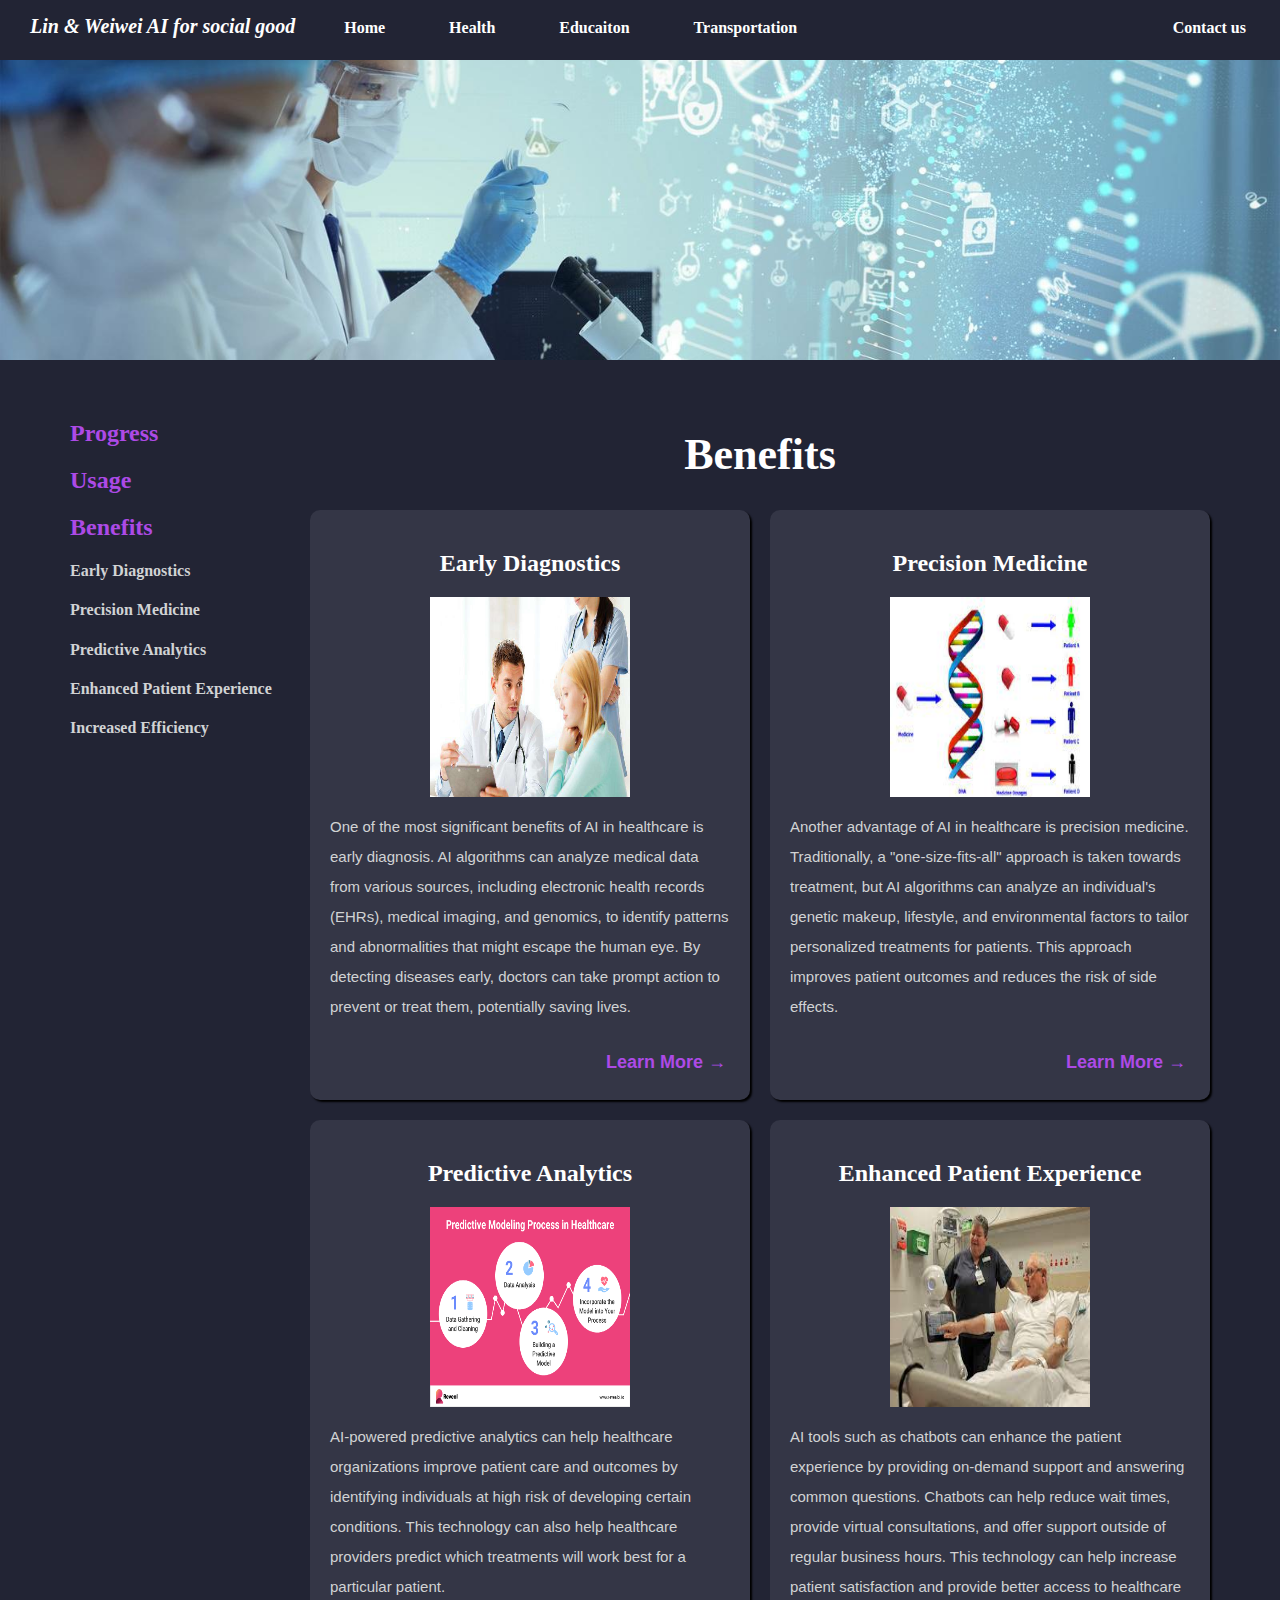
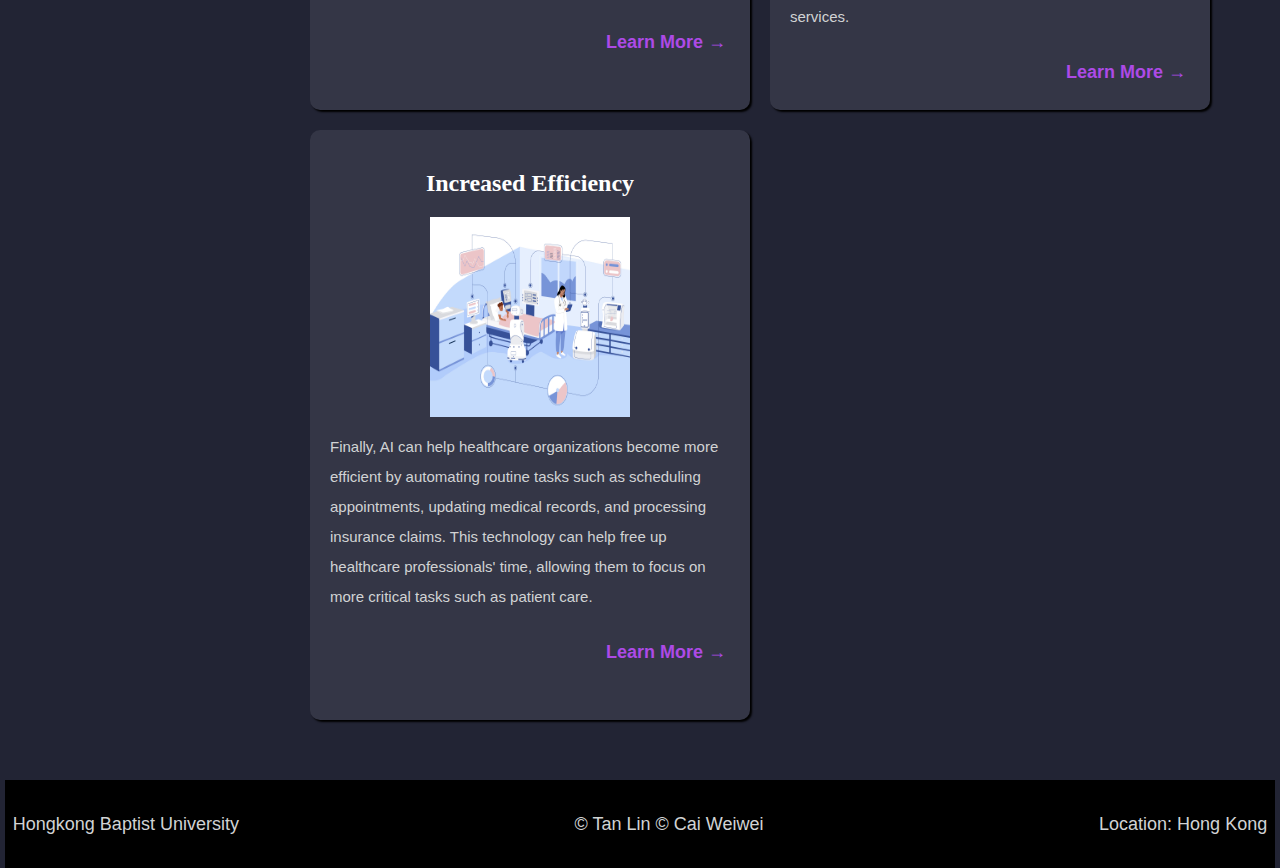
<file: benefits.html>
<html>
    <head>
        <title>Group Project</title>
        <!--<link rel="stylesheet" href="health.css" >-->
        <link rel="stylesheet" href="benefits.css" >
        <meta name="AI" content="AI for social good">
        <meta name="author" content="Tan Lin & Cai Weiwei">
    </head>

    <body>
      <header>
          <div class="navigation">
            <nav>
              <ul>
                  <li class="logo">Lin & Weiwei AI for social good</li>
                  <li class="nav"><a href="index.html" class="nav_class">Home</a></li>
                  <li class="nav"><a href="health.html" class="nav_class">Health</a></li>
                  <li class="nav"><a href="education.html" class="nav_class">Educaiton</a></li>
                  <li class="nav"><a href="transportation.html" class="nav_class">Transportation </a></li>
                  <li class="nav2"><a href="contact.html" class="nav_class">Contact us</a></li>
              </ul>
            </nav>            
          </div>

          <div class="div_background">
        </div>
      </header>

      <main>
          <aside>
            <h2><a href="health.html" class="aside">Progress</a></h2>
            <h2><a href="usage.html" class="aside">Usage</a></h2>
            <h2><a href="benefits.html" class="aside">Benefits</a></h2>
            <h4 class="aside">Early Diagnostics</h4>
            <h4 class="aside">Precision Medicine</h4>
            <h4 class="aside">Predictive Analytics</h4>
            <h4 class="aside">Enhanced Patient Experience</h4>
            <h4 class="aside">Increased Efficiency</h4>
          </aside>

        <section>
        
        <h1 align="center" style="font-size: 44px;">Benefits</h1>
          
        <div class="container">
          <div class='benefit'>
            <h2 class="be_title">Early Diagnostics</h2>
            <img class='be_img' src="image/ed.jpg" height="200px" width="200px">
            <p class="be_des">One of the most significant benefits of AI in healthcare is early diagnosis. AI algorithms can analyze medical data from various sources, including electronic health records (EHRs), medical imaging, and genomics, to identify patterns and abnormalities that might escape the human eye. By detecting diseases early, 
              doctors can take prompt action to prevent or treat them, potentially saving lives.</p>
            <p><a href="https://developer.mozilla.org/zh-CN/docs/Web/CSS/grid-template-columns" class="learnmore">Learn More →</a></p>
            
        </div>

          <div class='benefit'>
            <h2 class="be_title">Precision Medicine</h2>
            <img src="image/pm.jpg" height="200px" width="200px"><br>
            <p class="be_des">Another advantage of AI in healthcare is precision medicine. Traditionally, a "one-size-fits-all" approach is taken towards treatment, but AI algorithms can analyze an individual's genetic makeup, lifestyle, and environmental factors to tailor personalized treatments for patients. 
              This approach improves patient outcomes and reduces the risk of side effects.</p>
            <p><a href="https://www.kdnuggets.com/2020/09/artificial-intelligence-precision-medicine-better-healthcare.html" class="learnmore">Learn More →</a></p>
          </div>

          <div class='benefit'>
            <h2 class="be_title">Predictive Analytics</h2>
            <img src="image/pa.png" height="200px" width="200px"><br>
            <p class="be_des">AI-powered predictive analytics can help healthcare organizations improve patient care and outcomes 
              by identifying individuals at high risk of developing certain conditions. 
              This technology can also help healthcare providers predict which treatments will work best for a particular patient.</p>
            <p><a href="https://www.revealbi.io/blog/predictive-analytics-in-healthcare" class="learnmore">Learn More →</a></p>
          </div>

          <div class='benefit'>
            <h2 class="be_title">Enhanced Patient Experience</h2>
            <img src="image/epe.jpg" height="200px" width="200px"><br>
            <p class="be_des"> AI tools such as chatbots can enhance the patient experience by providing on-demand support and answering common questions. Chatbots can help reduce wait times, provide virtual consultations, and offer support outside of regular business hours. 
              This technology can help increase patient satisfaction and provide better access to healthcare services.</p>
            <p><a href="https://www.forbes.com/sites/forbestechcouncil/2023/01/20/ensuring-better-patient-experience-and-outcomes-through-artificial-intelligence/?sh=586fd91838a9" class="learnmore">Learn More →</a></p>
          </div>

          <div class='benefit'>
            <h2 class="be_title">Increased Efficiency</h2>
            <img src="image/ie.jpg" height="200px" width="200px"><br>
            <p class="be_des">Finally, AI can help healthcare organizations become more efficient by automating routine tasks such as scheduling appointments, updating medical records, and processing insurance claims. 
              This technology can help free up healthcare professionals' time, allowing them to focus on more critical tasks such as patient care.</p>
            <p><a href="https://infermedica.com/blog/articles/ai-the-nurses-little-helper" class="learnmore">Learn More →</a></p>
          </div>

        </div>


        </section>

      </main>
  </body>

  <footer class="footerp">
    <p>Hongkong Baptist University</p>
    <p>© Tan Lin © Cai Weiwei</p>
    <p>Location: Hong Kong</p>
  </footer>

    </html>
</file>
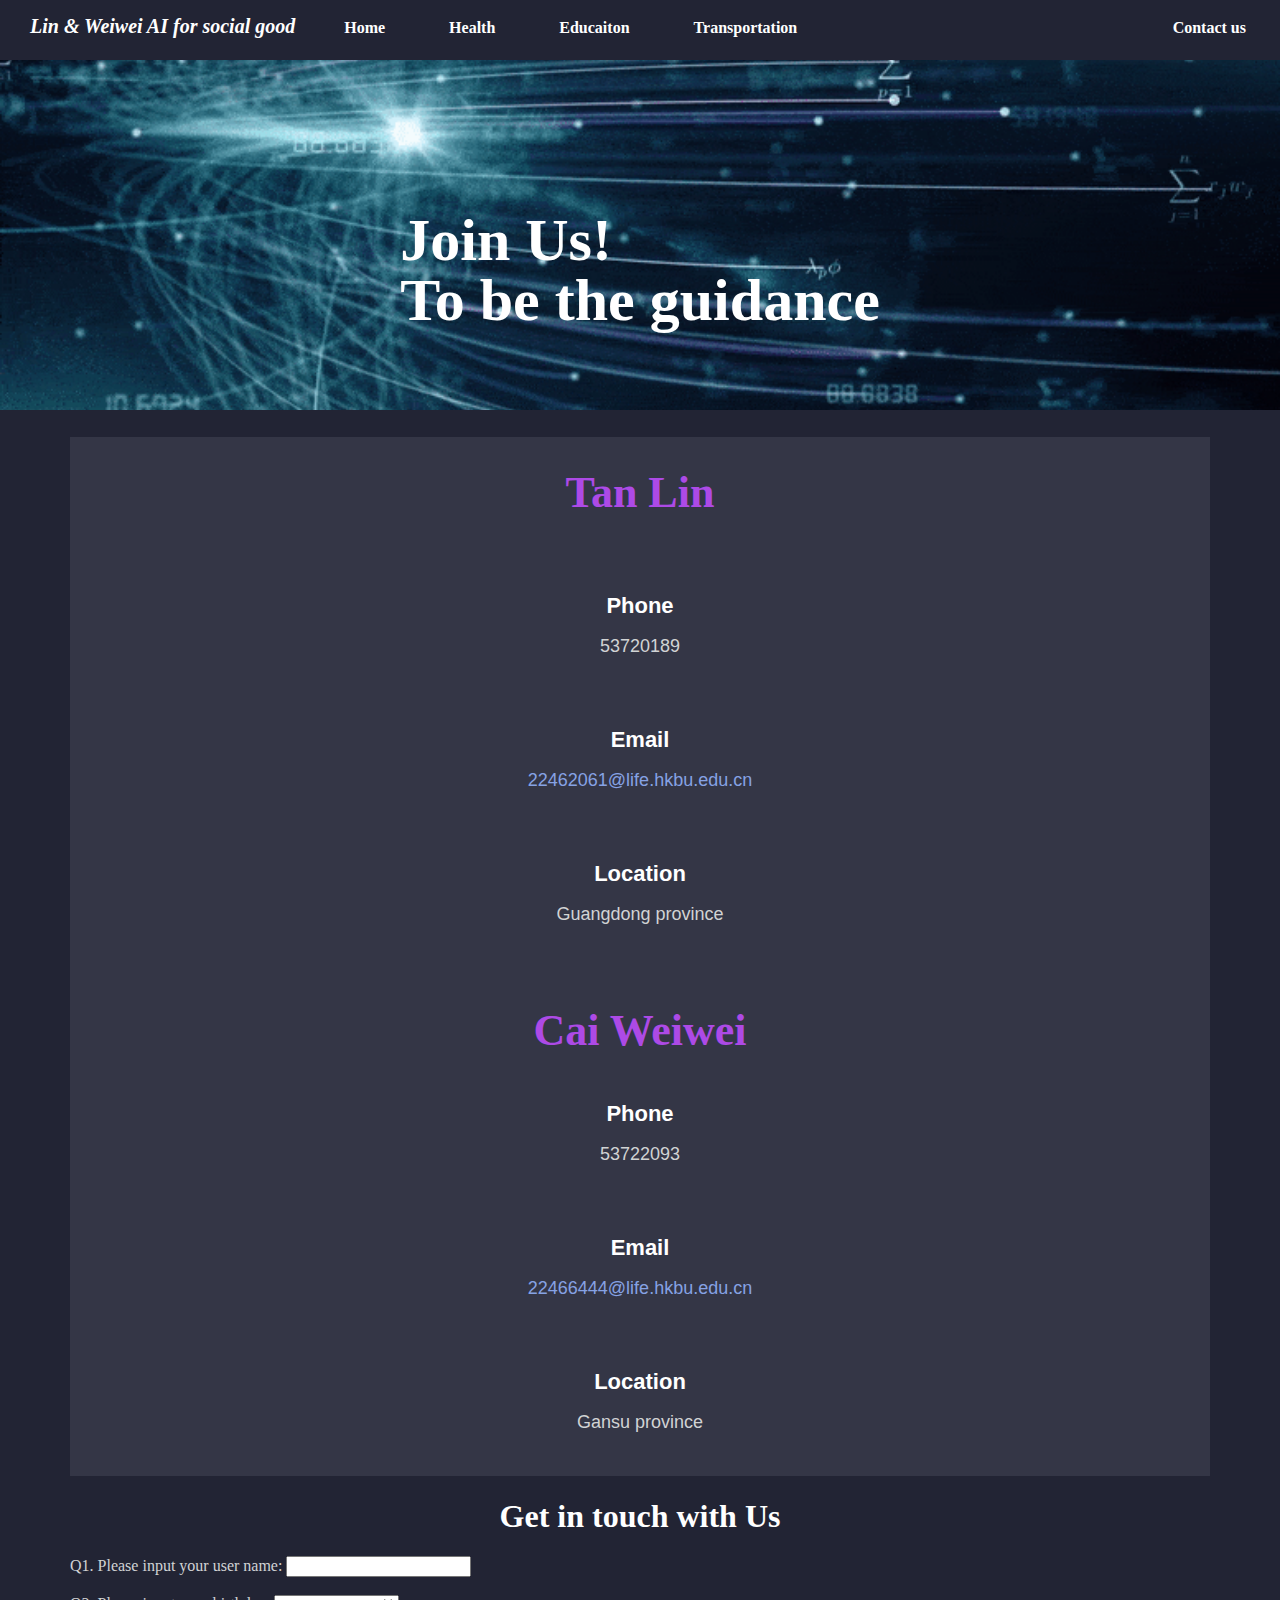
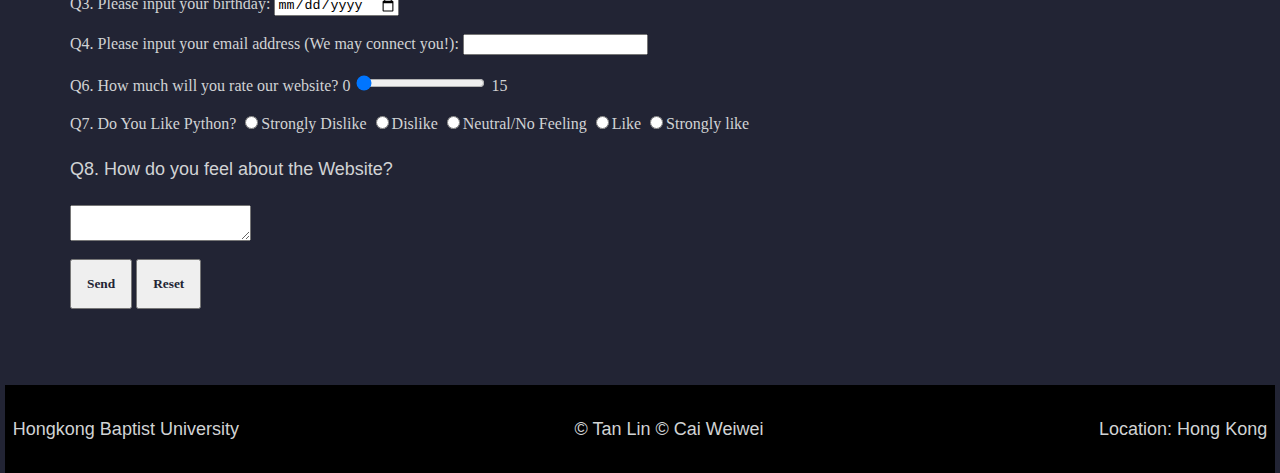
<file: contact.html>
<html>
    <head>
        <title>Group Project</title>
        <link rel="stylesheet" href="contact.css" >
        <link rel="stylesheet" href="education.css" >
        <meta name="AI" content="AI for social good">
        <meta name="author" content="Tan Lin & Cai Weiwei">
    </head>

    <body>
      <header>
          <div class="navigation">
            <nav>
              <ul>
                  <li class="logo">Lin & Weiwei AI for social good</li>
                  <li class="nav"><a href="index.html" class="nav_class">Home</a></li>
                  <li class="nav"><a href="health.html" class="nav_class">Health</a></li>
                  <li class="nav"><a href="education.html" class="nav_class">Educaiton</a></li>
                  <li class="nav"><a href="transportation.html" class="nav_class">Transportation </a></li>
                  <li class="nav2"><a href="contact.html" class="nav_class">Contact us</a></li>
              </ul>
            </nav>            
          </div>
          <div class="div_background_contact">
            <div class="banner">
  
                <!--<p class="div_banner2">Tan Lin & Cai Weiwei</p><br>-->
                <p class="div_banner">Join Us! </p><br>
                <p class="div_banner">To be the guidance</p>
                <!--<p class="div_banner3">Be the guidance</p>-->

            </div>
          </div>

        </div>
      </header>

      <main>
          <div>
            <div style="background-color: #343646;">
              <h2 align="center" style="color: #AD4AE6;font-size: 44px; padding: 30px;">Tan Lin</h2>     
                <p class="contact_ul">
                  <p class="p" style="text-align:center;">
                    <strong style="color:white; font-size: 22px;">Phone </strong><br>
                    53720189
                  </p><br>
                  <p class="p" style="text-align:center;">
                    <strong style="color:white;font-size: 22px;">Email</strong><br>
                    <a href="mailto:22462061@life.hkbu.edu.cn" class="email">22462061@life.hkbu.edu.cn</a><br>
                  </p><br>
                  <p class="p" style="text-align:center ;">
                    <strong style="color:white;font-size: 22px;">Location</strong><br>Guangdong province
                  </p><br>
                </p>

                <h2 align="center" class="title_hover" style="font-size: 44px; color: #AD4AE6">Cai Weiwei</h2>     
                <p class="contact_ul">
                  <p class="p" style="text-align:center;">
                    <strong style="color:white; font-size: 22px;">Phone </strong><br>
                    53722093
                  </p><br>
                  <p class="p" style="text-align:center;">
                    <strong style="color:white;font-size: 22px;">Email</strong><br>
                    <a href="mailto:22462061@life.hkbu.edu.cn" class="email">22466444@life.hkbu.edu.cn</a><br>
                  </p><br>
                  <p class="p" style="text-align:center;">
                    <strong style="color:white;font-size: 22px;">Location</strong><br>Gansu province
                  </p><br>
                </p>
            </div>
 
                  <h1 align="center">Get in touch with Us</h1>
                  <form class="form">
                    <label>Q1. Please input your user name:  </label>
                    <input type="text" name="name" id="name"><br><br>
                    <label>Q3. Please input your birthday:  </label>
                    <input type="date" name="bd"><br><br>
                    <label>Q4. Please input your email address (We may connect you!):  </label>
                    <input type="email" name="email"><br><br>
                    <label>Q6. How much will you rate our website?  </label>
                    <label>0</label>
                    <input type="range" name="hours" min="0" max="15" value="0" step="0.5">
                    <label>15</label>
                    <br><br>
                    <label>Q7. Do You Like Python?  </label>
                    <input type="radio" name="attitude"><label>Strongly Dislike</label>
                    <input type="radio" name="attitude"><label>Dislike</label>
                    <input type="radio" name="attitude"><label>Neutral/No Feeling</label>
                    <input type="radio" name="attitude"><label>Like</label>
                    <input type="radio" name="attitude"><label>Strongly like</label>
                    <p>Q8. How do you feel about the Website?  </p>
                    <textarea></textarea><br><br>
                    <input class="buttom" 
                    type="submit" value="Send">
                    <input class="buttom" 
                    type="reset" value="Reset">      
                  </form>
            </div>


      </main>
  </body>

  <footer class="footerp">
    <p>Hongkong Baptist University</p>
    <p>© Tan Lin © Cai Weiwei</p>
    <p>Location: Hong Kong</p>
  </footer>

    </html>
</file>
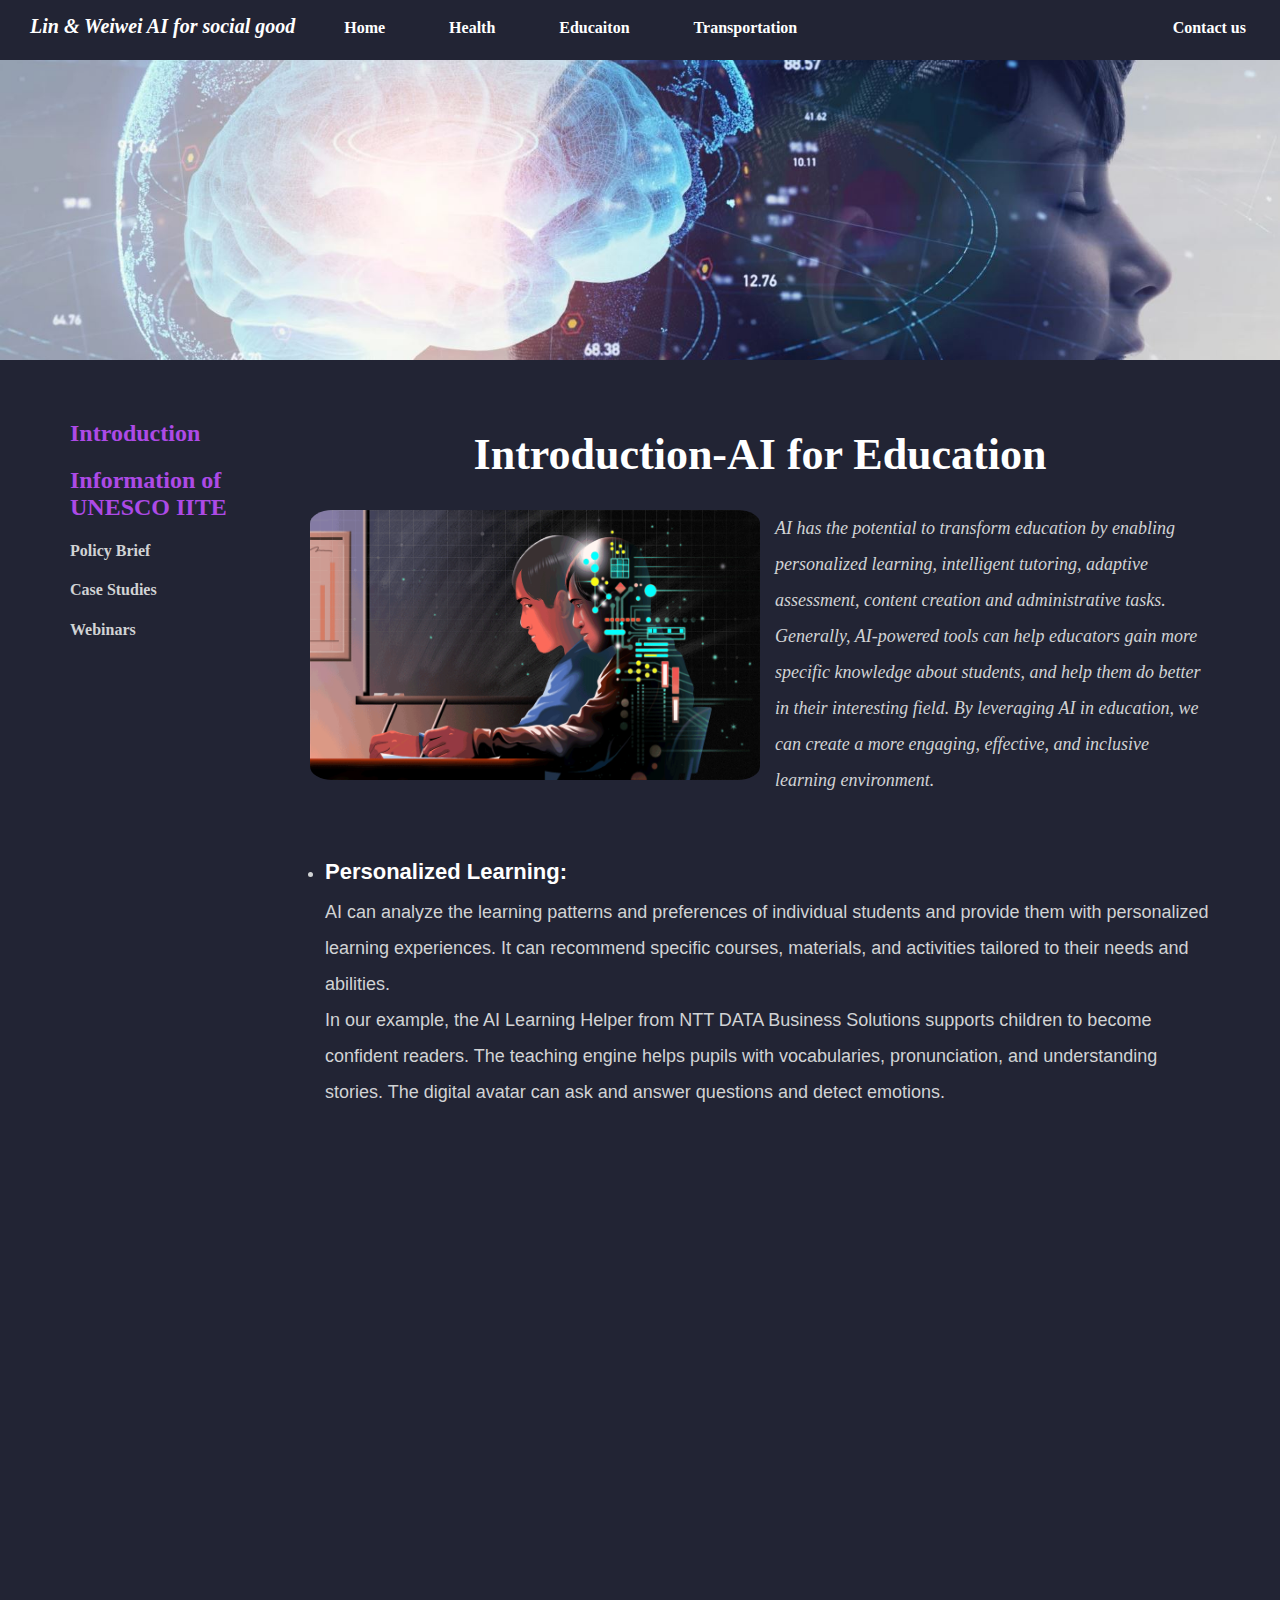
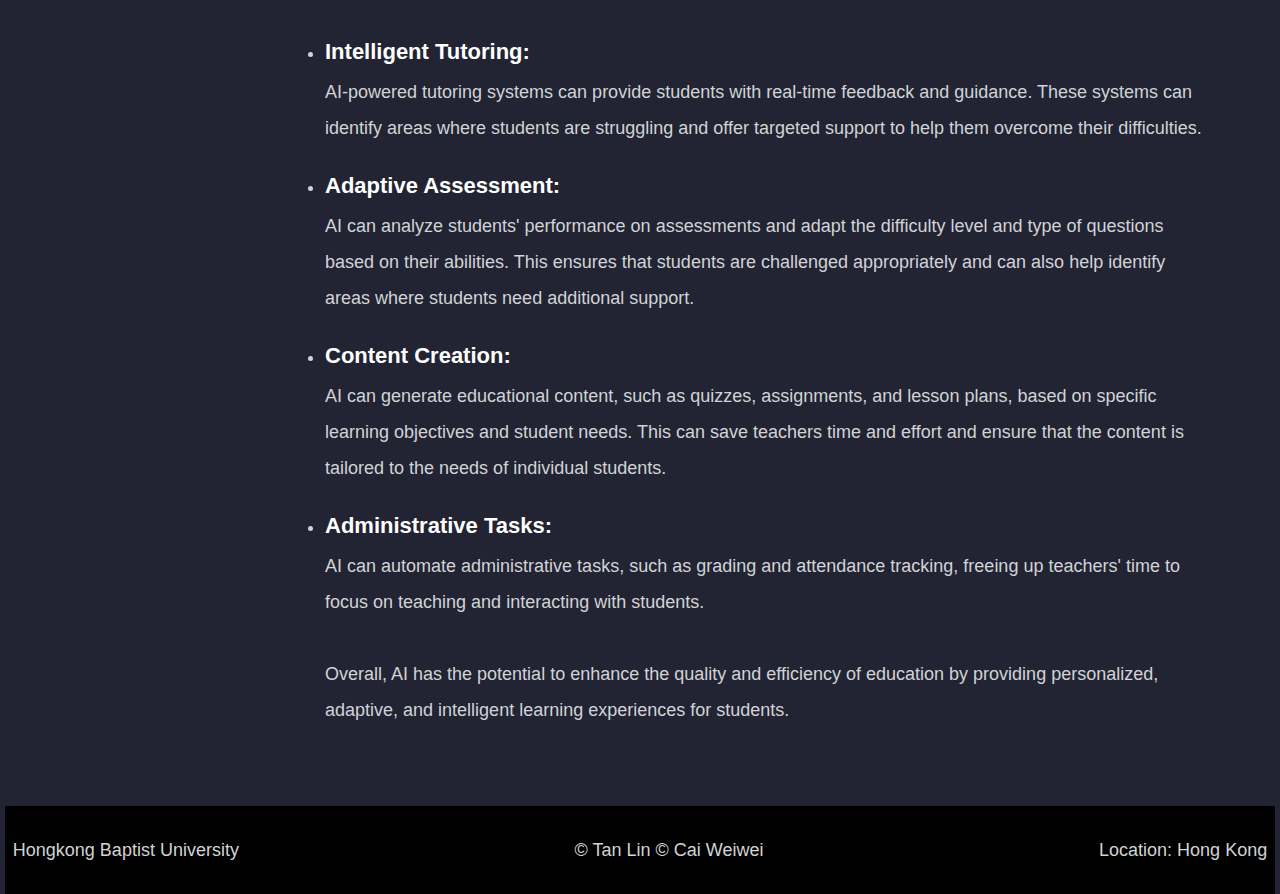
<file: education.html>
<html>
    <head>
        <title>Group Project</title>
        <link rel="stylesheet" href="education.css" >
        <meta name="AI" content="AI for social good">
        <meta name="author" content="Tan Lin & Cai Weiwei">
    </head>

    <body>
      <header>
          <div class="navigation">
            <nav>
              <ul>
                  <li class="logo">Lin & Weiwei AI for social good</li>
                  <li class="nav"><a href="index.html" class="nav_class">Home</a></li>
                  <li class="nav"><a href="health.html" class="nav_class">Health</a></li>
                  <li class="nav"><a href="education.html" class="nav_class">Educaiton</a></li>
                  <li class="nav"><a href="transportation.html" class="nav_class">Transportation </a></li>
                  <li class="nav2"><a href="contact.html" class="nav_class">Contact us</a></li>
              </ul>
            </nav>            
          </div>

          <div class="div_background">
        </div>
      </header>

      <main>
          <aside class="main_left">
            <!--<h2><a href="#sub1" class="linkk">Title 1</a></h2> 点左侧导航可以转到右侧相应内容，但是无法让右侧先随着页面下拉，顶到头之后再保持不动--> 
            <h2><a href="education.html" class="aside">Introduction</a></h2>
            <h2><a href="education_2.html" class="aside">Information of UNESCO IITE</a></h2>
            <h4 class="aside">Policy Brief</h4>
            <h4 class="aside">Case Studies</h4>
            <h4 class="aside">Webinars</h4>
            
          </aside>

        <section class="main_right">
          <div>
            <h1 align="center" style="font-size: 44px;"> Introduction-AI for Education</h1>
            <img class="imagee" src="image/educationtl2.gif" height='270px' width="450px" style="float: left; margin-right: 15px;vertical-align: middle; display: flex;">
            <p style="font-family: 'Times New Roman', Times, serif;"><em>
              AI has the potential to transform education by enabling personalized learning, intelligent tutoring, adaptive assessment, content creation 
              and administrative tasks. Generally, AI-powered tools can help educators gain more specific knowledge about students, 
              and help them do better in their interesting field.
              By leveraging AI in education, we can create a more engaging, effective, and inclusive learning environment.</em>
            </p><br>
            <ul>
            <li class="p">
              <strong style="color:white; font-size: 22px;">Personalized Learning: </strong><br>
              AI can analyze the learning patterns 
              and preferences of individual students and provide them with personalized learning experiences. 
              It can recommend specific courses, materials, and activities tailored to their needs and abilities.<br>
              In our example, the AI Learning Helper from NTT DATA Business Solutions supports children to become confident readers. 
              The teaching engine helps pupils with vocabularies, pronunciation, and understanding stories. 
              The digital avatar can ask and answer questions and detect emotions.
            </li><br>
            <iframe width="861" height="484" src="https://www.youtube.com/embed/KhGWYIqNUgk" title="Personalized Education with the AI Learning Helper" 
            frameborder="0" allow="accelerometer; autoplay; clipboard-write; encrypted-media; gyroscope; picture-in-picture; web-share" 
            allowfullscreen></iframe><br><br>
            
            <li class="p">
              <strong style="color:white; font-size: 22px;">Intelligent Tutoring: </strong><br>AI-powered tutoring systems can provide students with real-time feedback and guidance. These systems can identify areas where students are struggling and offer targeted support to help them overcome their difficulties.
            </li><br>
            <li class="p">
              <strong style="color:white;font-size: 22px;">Adaptive Assessment: </strong><br>AI can analyze students' performance on assessments and adapt the difficulty level and type of questions based on their abilities. This ensures that students are challenged appropriately and can also help identify areas where students need additional support.
            </li><br>
            <li class="p">
              <strong style="color:white;font-size: 22px;">Content Creation: </strong><br>AI can generate educational content, such as quizzes, assignments, and lesson plans, based on specific learning objectives and student needs. This can save teachers time and effort and ensure that the content is tailored to the needs of individual students.
            </li><br>
            <li class="p">
              <strong style="color:white;font-size: 22px;">Administrative Tasks: </strong><br>AI can automate administrative tasks, such as grading and attendance tracking, freeing up teachers' time to focus on teaching and interacting with students.
            </li><br>
            <p>
              Overall, AI has the potential to enhance the quality and efficiency of education by providing personalized, adaptive, and intelligent learning experiences for students.
            </p>
            </ul>
                    
          </div>

            <!--<h2 id="sub1">Subheading 1</h2>
            <p>Content for subheading 1 goes here.</p>--> 

          
         
        </section>

      </main>
  </body>


  <footer class="footerp">
    <p>Hongkong Baptist University</p>
    <p>© Tan Lin © Cai Weiwei</p>
    <p>Location: Hong Kong</p>
  </footer>

    </html>
</file>
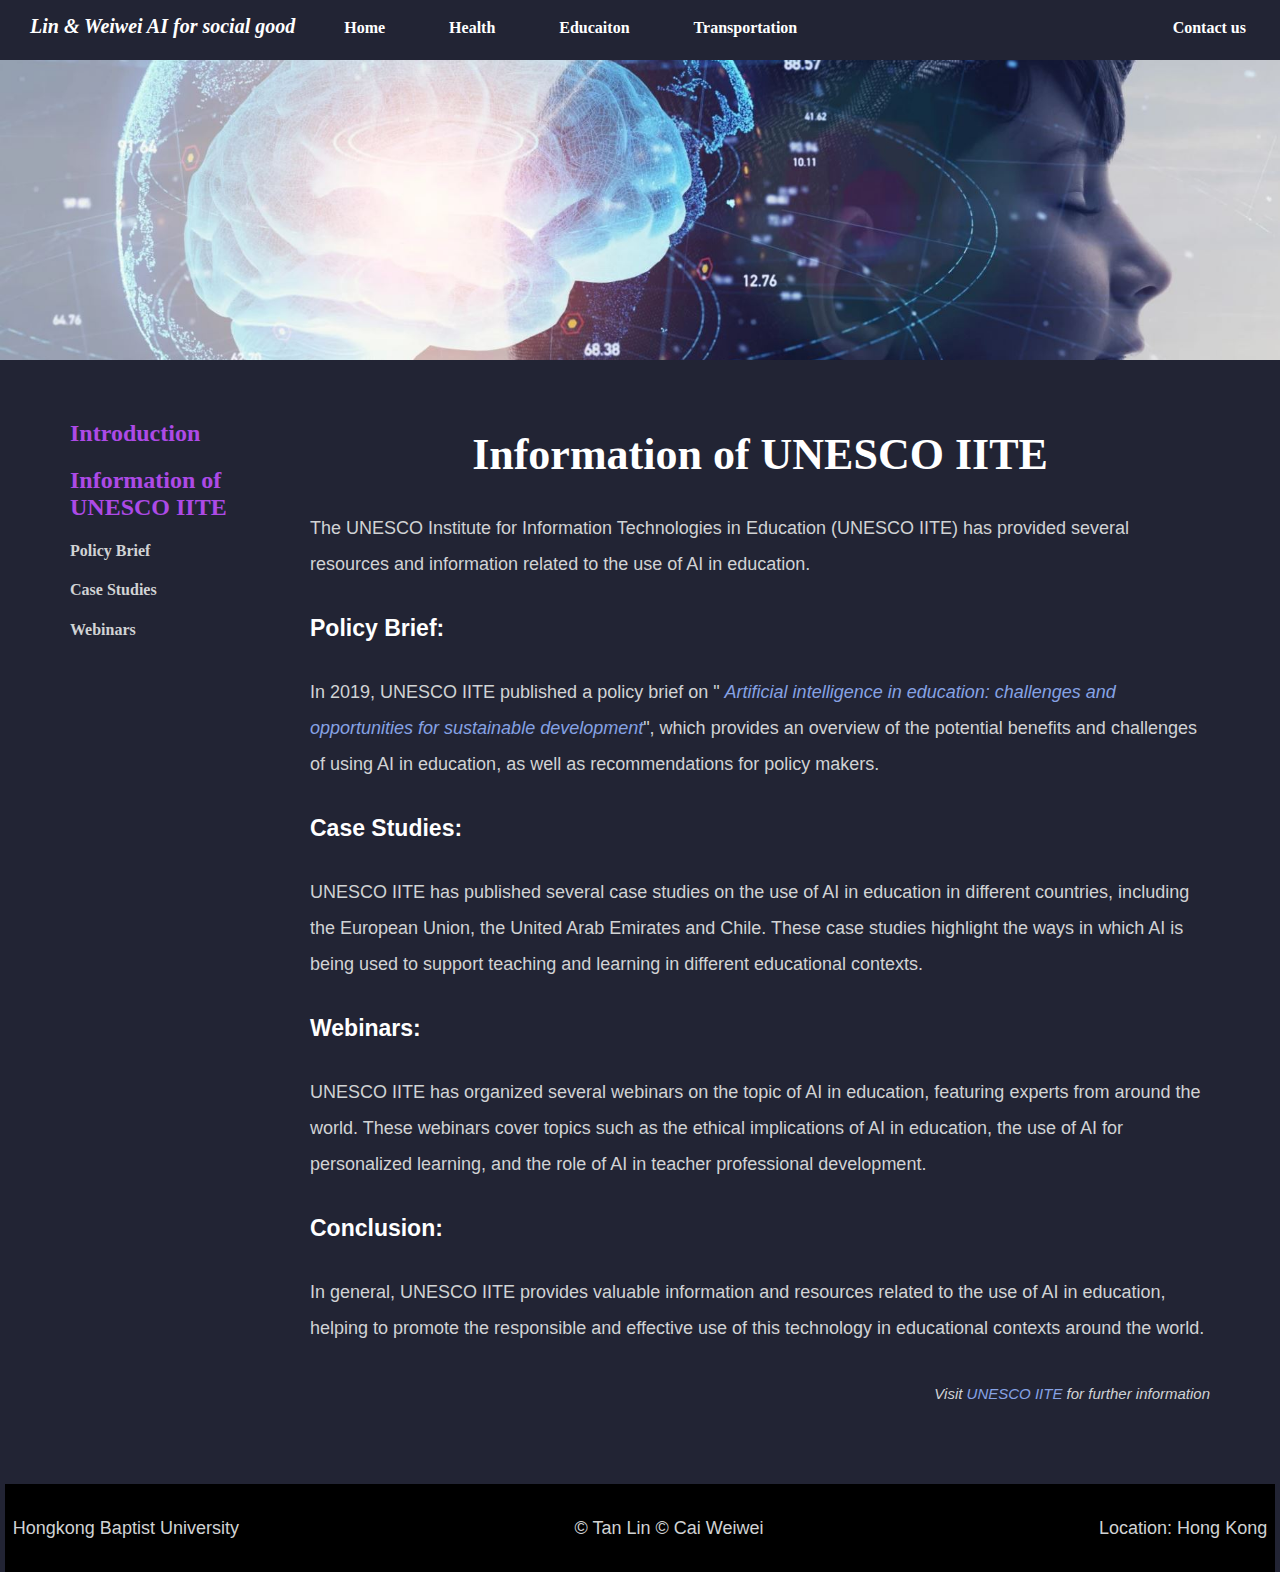
<file: education_2.html>
<html>
    <head>
        <title>Group Project</title>
        <link rel="stylesheet" href="education.css" >
        <meta name="AI" content="AI for social good">
        <meta name="author" content="Tan Lin & Cai Weiwei">
    </head>

    <body>
      <header>
          <div class="navigation">
            <nav>
              <ul>
                  <li class="logo">Lin & Weiwei AI for social good</li>
                  <li class="nav"><a href="index.html" class="nav_class">Home</a></li>
                  <li class="nav"><a href="health.html" class="nav_class">Health</a></li>
                  <li class="nav"><a href="education.html" class="nav_class">Educaiton</a></li>
                  <li class="nav"><a href="transportation.html" class="nav_class">Transportation </a></li>
                  <li class="nav2"><a href="contact.html" class="nav_class">Contact us</a></li>
              </ul>
            </nav>            
          </div>

          <div class="div_background">
        </div>
      </header>

      <main>
          <aside class="main_left">
            <!--<h2><a href="#sub1" class="linkk">Title 1</a></h2> 点左侧导航可以转到右侧相应内容，但是无法让右侧先随着页面下拉，顶到头之后再保持不动--> 
            <h2><a href="education.html" class="aside">Introduction</a></h2>
            <h2><a href="education_2.html" class="aside">Information of UNESCO IITE</a></h2>
            <h4 class="aside">Policy Brief</h4>
            <h4 class="aside">Case Studies</h4>
            <h4 class="aside">Webinars</h4>
            
            
          </aside>

        <section class="main_right">
          <div>
            <h1 align="center" style="font-size: 44px;">Information of UNESCO IITE</h1>
              <p>
                The UNESCO Institute for Information Technologies in Education (UNESCO IITE) has provided several resources and information related to the use of AI in education. 
              </p>
              <!--<img class="imagee" src="image/education2.jpg" height='260px' style="float: left; margin-right: 15px;vertical-align: middle; display: flex;">-->
              
              <p class="smalltitle">
                Policy Brief:
              </p>
              <p>
                In 2019, UNESCO IITE published a policy brief on
                 " <a class="link"href='https://unesdoc.unesco.org/ark:/48223/pf0000366994' target="_blank"><em>Artificial intelligence in education: challenges and opportunities for sustainable development</em></a>", 
                which provides an overview of the potential benefits and challenges of using AI in education, as well as recommendations for policy makers.
              </p>
              
          
              <p class="smalltitle">
                Case Studies: 
              </p>
              <p>
                UNESCO IITE has published several case studies on the use of AI in education in different countries, including the European Union, the United Arab Emirates and Chile. These case studies highlight the ways in which AI is being used to support teaching and learning in different educational contexts.
              </p>

              <p class="smalltitle">
                Webinars:
              </p>
              <p>
                UNESCO IITE has organized several webinars on the topic of AI in education, featuring experts from around the world. These webinars cover topics such as the ethical implications of AI in education, the use of AI for personalized learning, and the role of AI in teacher professional development.
              </p>
              

              <p class="smalltitle">
                Conclusion:
              </p>
              <p>
                In general, UNESCO IITE provides valuable information and resources related to the use of AI in education, helping to promote the responsible and effective use of this technology in educational contexts around the world.
              </p>

              <p style="font-style: italic;font-size: 15px; float: right;">
                Visit <a class="link"href='https://iite.unesco.org/theme/artificial-intelligence-in-education/' target="_blank"><em>UNESCO IITE</em></a> for further information
              </p>

            <!--<h2 id="sub1">Subheading 1</h2>
            <p>Content for subheading 1 goes here.</p>--> 
          </div>
        </section>

      </main>
  </body>

  <footer class="footerp">
    <p>Hongkong Baptist University</p>
    <p>© Tan Lin © Cai Weiwei</p>
    <p>Location: Hong Kong</p>
  </footer>

    </html>
</file>
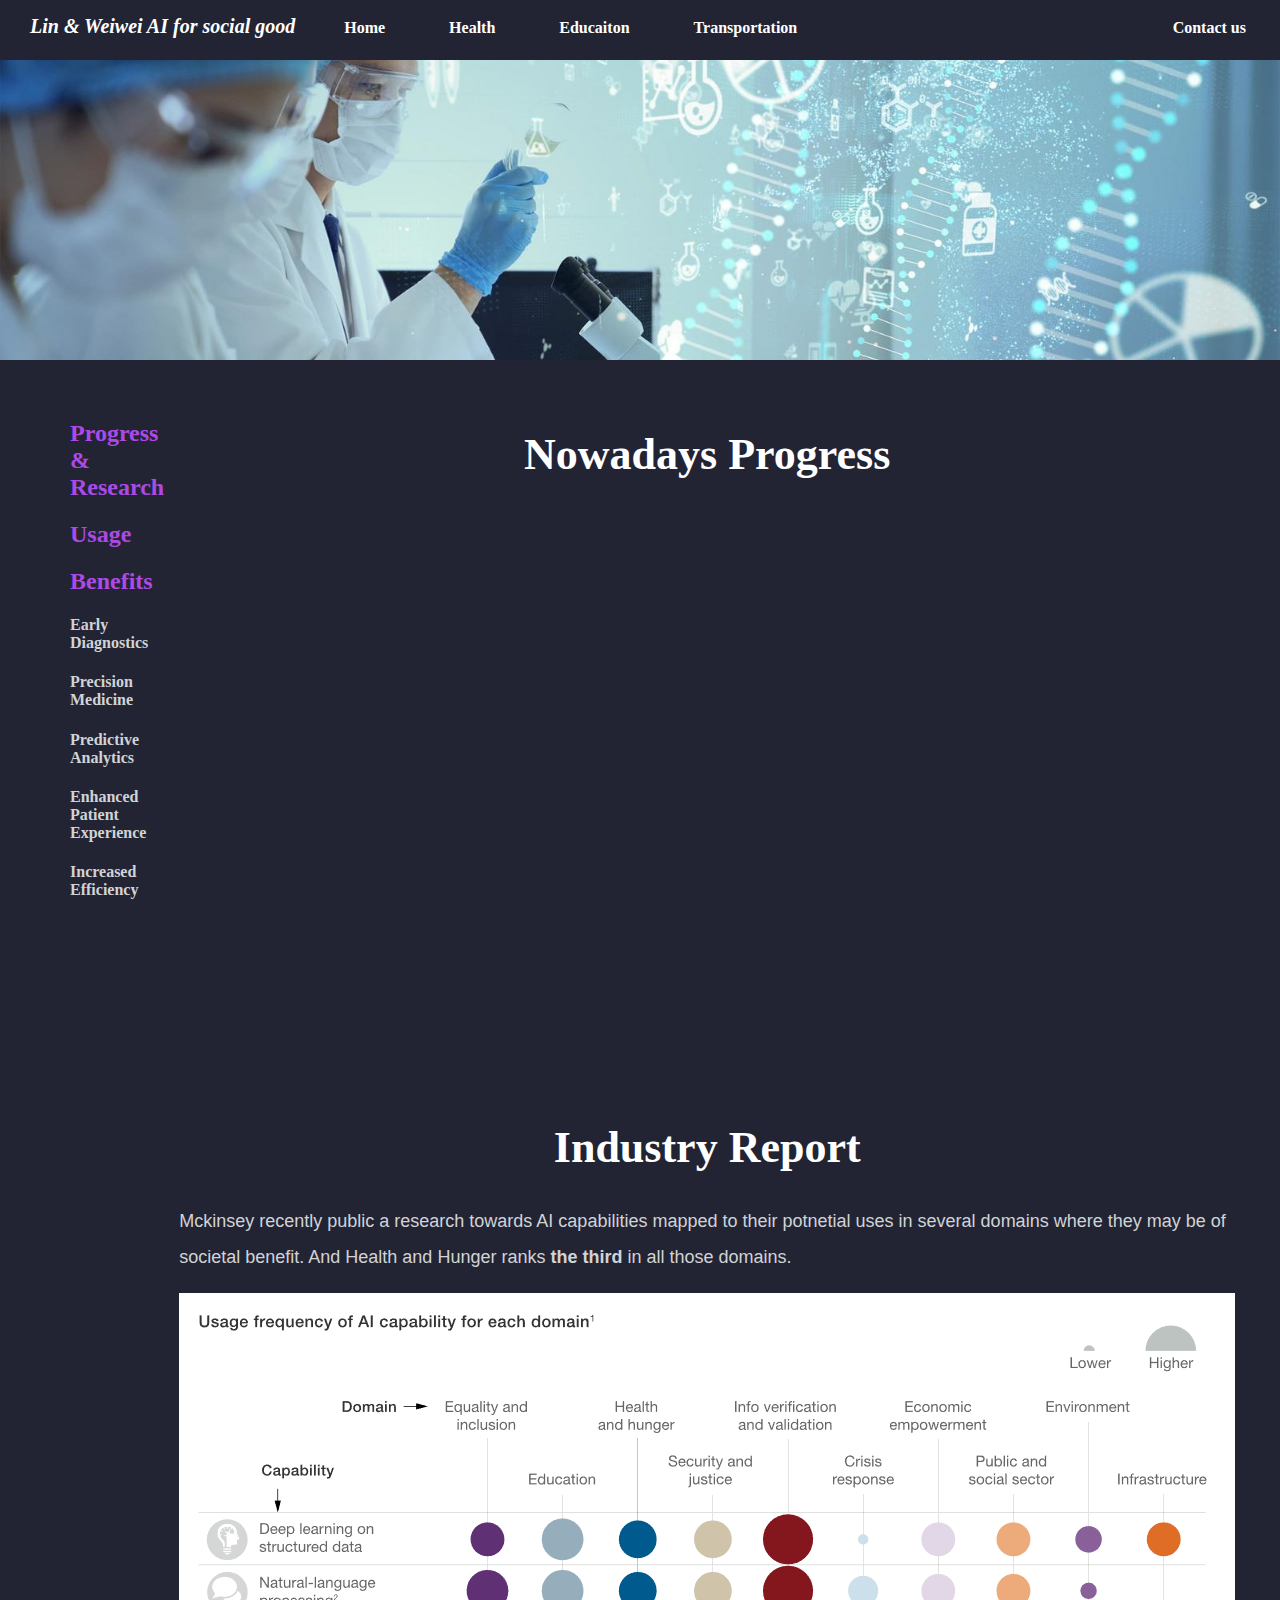
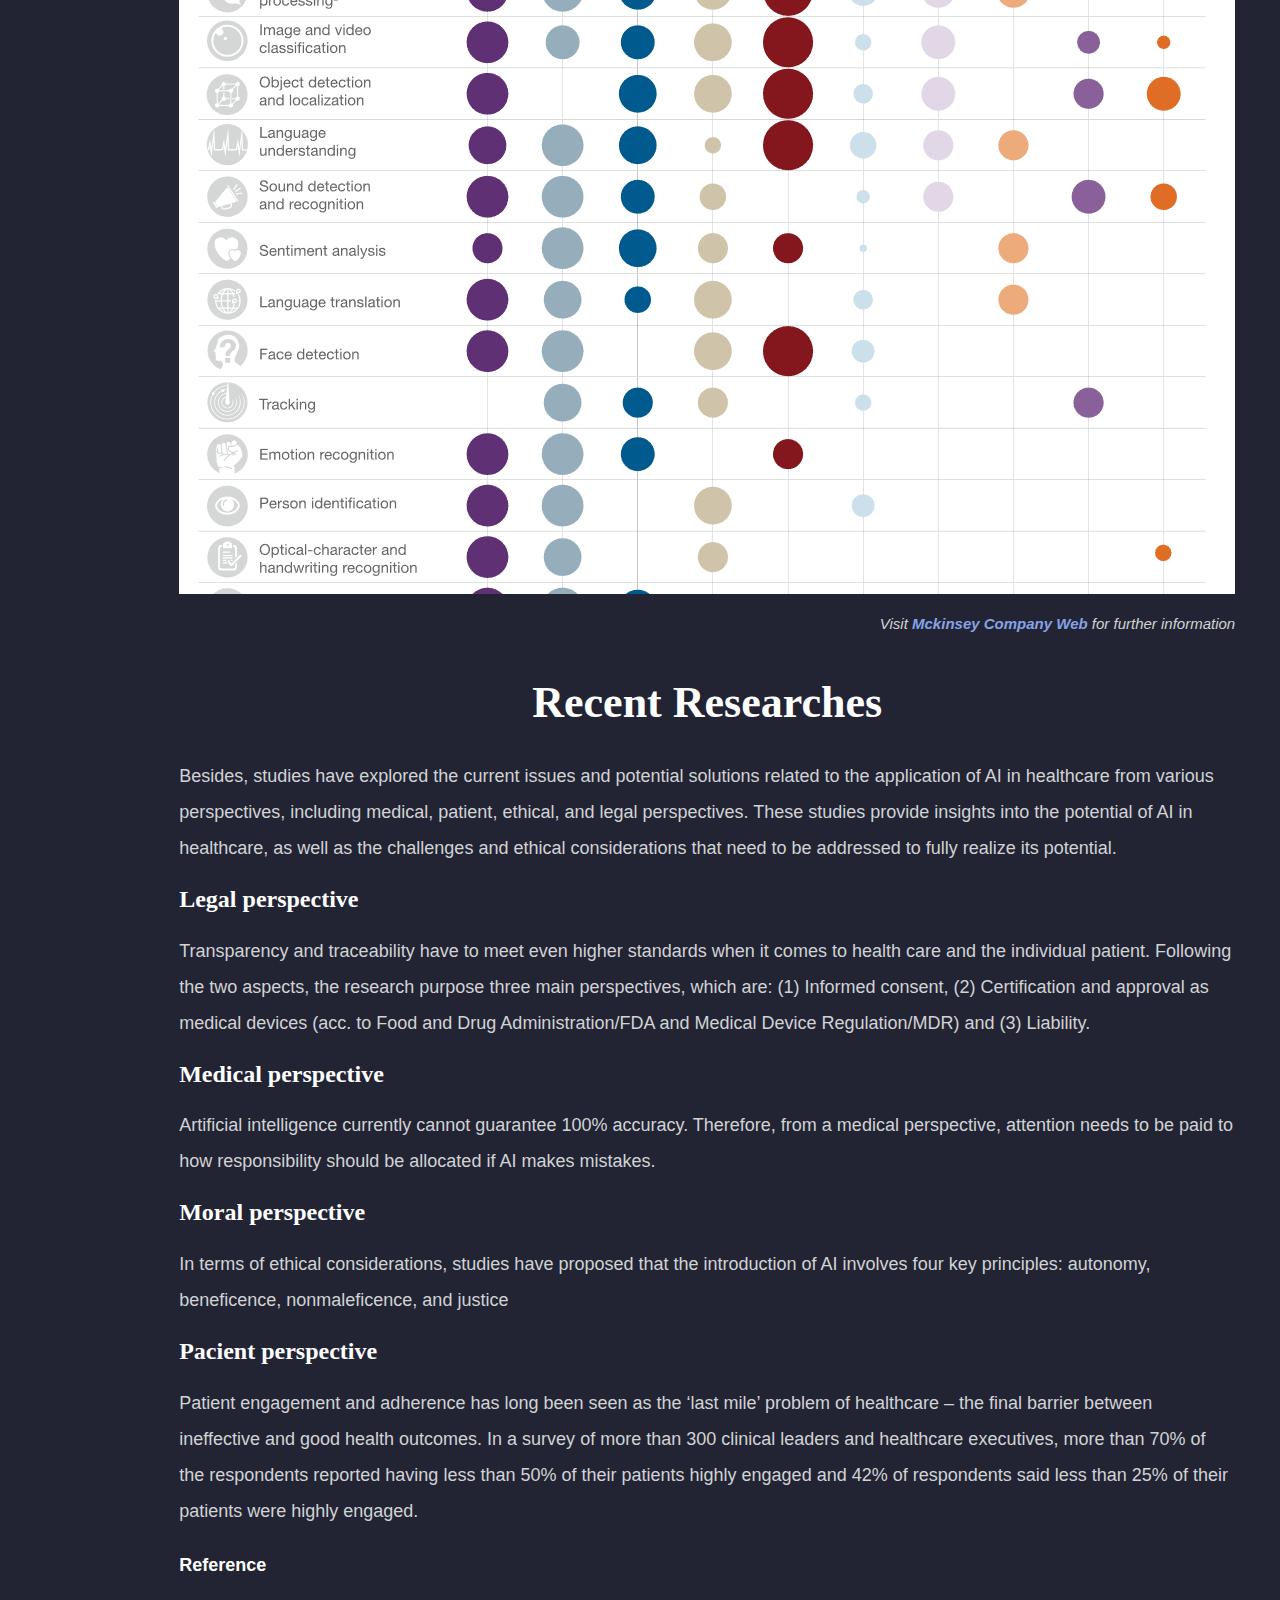
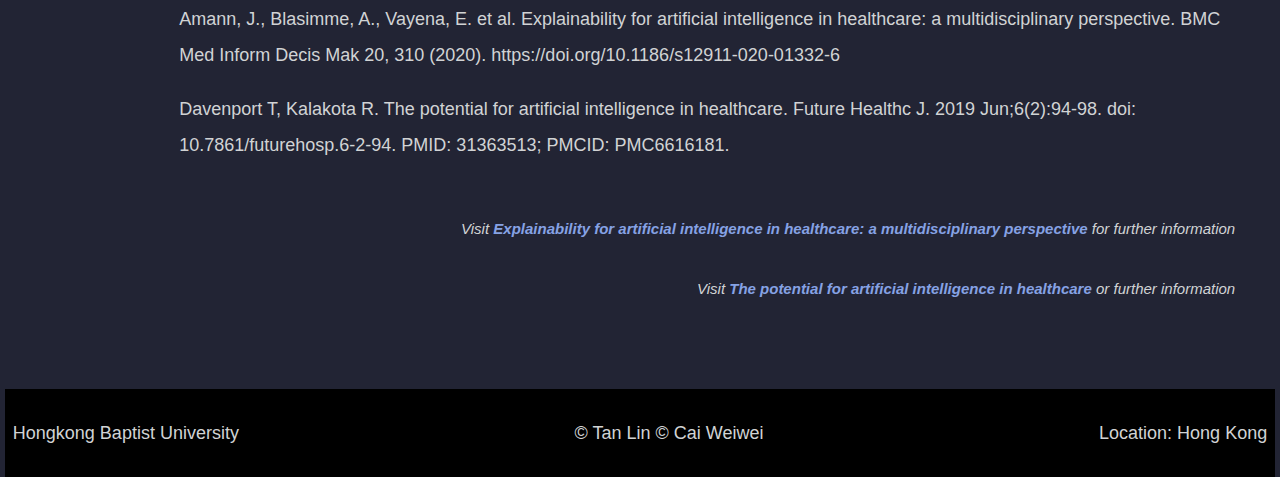
<file: health.html>
<html>
    <head>
        <title>Group Project</title>
        <link rel="stylesheet" href="health.css" >
        <meta name="AI" content="AI for social good">
        <meta name="author" content="Tan Lin & Cai Weiwei">
    </head>

    <body>
      <header>
          <div class="navigation">
            <nav>
              <ul>
                  <li class="logo">Lin & Weiwei AI for social good</li>
                  <li class="nav"><a href="index.html" class="nav_class">Home</a></li>
                  <li class="nav"><a href="health.html" class="nav_class">Health</a></li>
                  <li class="nav"><a href="education.html" class="nav_class">Educaiton</a></li>
                  <li class="nav"><a href="transportation.html" class="nav_class">Transportation </a></li>
                  <li class="nav2"><a href="contact.html" class="nav_class">Contact us</a></li>
              </ul>
            </nav>            
          </div>

          <div class="div_background">
        </div>
      </header>

      <main>
          <aside>
            <h2><a href="health.html" class="aside">Progress & Research </a></h2>
            <h2><a href="usage.html" class="aside">Usage</a></h2>
            <h2><a href="benefits.html" class="aside">Benefits</a></h2>
            <h4 class="aside">Early Diagnostics</h4>
            <h4 class="aside">Precision Medicine</h4>
            <h4 class="aside">Predictive Analytics</h4>
            <h4 class="aside">Enhanced Patient Experience</h4>
            <h4 class="aside">Increased Efficiency</h4>
          </aside>

        <section>
          <div>
            <h1 align="center" style="font-size: 44px;">Nowadays Progress</h1>
            <iframe style="display: block; margin: auto;" width="908" height="565"  
            src="https://www.youtube.com/embed/YSQRWOy2Om4" title="How AI Could Change the Future of Medicine" frameborder="0" 
            allow="accelerometer; autoplay; clipboard-write; encrypted-media; gyroscope; picture-in-picture; web-share" 
            allowfullscreen></iframe>
          </div><br>

          <div>
            <h1 align="center" style="font-size: 44px;">Industry Report</h1>
            <p>Mckinsey recently public a research towards AI capabilities mapped to  their potnetial uses in several domains
              where they may be of societal benefit. And Health and Hunger ranks <strong>the third</strong> in all those domains.
            </p>
            <img src="image/maikenxi.png">
            <p style="font-style: italic;font-size: 15px; float: right; color: #D1D3D4;">
              <em>Visit <a class="link"href='https://www.mckinsey.com/featured-insights/artificial-intelligence/applying-artificial-intelligence-for-social-good' >
                Mckinsey Company Web</a> 
                for further information</em></p><br><br><br><br>

            <h1 align="center" style="font-size: 44px;">Recent Researches</h1>
            <p>
              Besides, studies have explored the current issues and potential solutions related to the application of AI in healthcare 
              from various perspectives, including medical, patient, ethical, and legal perspectives. 
              These studies provide insights into the potential of AI in healthcare, 
              as well as the challenges and ethical considerations that need to be addressed to fully realize its potential.
            </p>

            <h2>Legal perspective</h2>
            <p>
              Transparency and traceability have to meet even higher standards when it comes to health care and the individual patient.
              Following the two aspects, the research purpose three main perspectives, which are: (1) Informed consent, 
              (2) Certification and approval as medical devices (acc. to Food and Drug Administration/FDA and Medical Device Regulation/MDR) 
              and (3) Liability.
            </p>

            <h2>Medical perspective</h2>
            <p>
              Artificial intelligence currently cannot guarantee 100% accuracy. 
              Therefore, from a medical perspective, attention needs to be paid to how responsibility 
              should be allocated if AI makes mistakes.
            </p>

            <h2>Moral perspective</h2>
            <p>
              In terms of ethical considerations, studies have proposed that the introduction of AI involves four key principles:
              autonomy, beneficence, nonmaleficence, and justice
            </p>

            <h2>Pacient perspective</h2>
            <p>
              Patient engagement and adherence has long been seen as the ‘last mile’ problem of healthcare – 
              the final barrier between ineffective and good health outcomes. 
              In a survey of more than 300 clinical leaders and healthcare executives, more than 70% of the respondents reported having 
              less than 50% of their patients highly engaged and 42% of respondents said less than 25% of their patients were highly engaged.
            </p>

            <p style="font-weight: bold; color: white;">Reference</p>
            <p class="source">
              Amann, J., Blasimme, A., Vayena, E. et al. Explainability for artificial intelligence in healthcare: a multidisciplinary perspective. 
              BMC Med Inform Decis Mak 20, 310 (2020). https://doi.org/10.1186/s12911-020-01332-6
            </p>
            <p class="source">
              Davenport T, Kalakota R. The potential for artificial intelligence in healthcare. 
              Future Healthc J. 2019 Jun;6(2):94-98. doi: 10.7861/futurehosp.6-2-94. PMID: 31363513; PMCID: PMC6616181.
            </p><br>

          
            <p style="font-style: italic;font-size: 15px; float: right; color: #D1D3D4;">
              <em>Visit <a class="link"href='https://link.springer.com/article/10.1186/s12911-020-01332-6#citeas' >Explainability for artificial intelligence in healthcare: 
                a multidisciplinary perspective</a> 
                for further information</em></p>

            <p style="font-style: italic;font-size: 15px; float: right; color: #D1D3D4;">
              <em>Visit <a class="link"href='https://www.ncbi.nlm.nih.gov/pmc/articles/PMC6616181/' >
                The potential for artificial intelligence in healthcare</a> 
                or further information</em></p>
          </div>
         
        </section>

      </main>
  </body>

  <footer class="footerp">
    <p>Hongkong Baptist University</p>
    <p>© Tan Lin © Cai Weiwei</p>
    <p>Location: Hong Kong</p>
  </footer>

    </html>
</file>
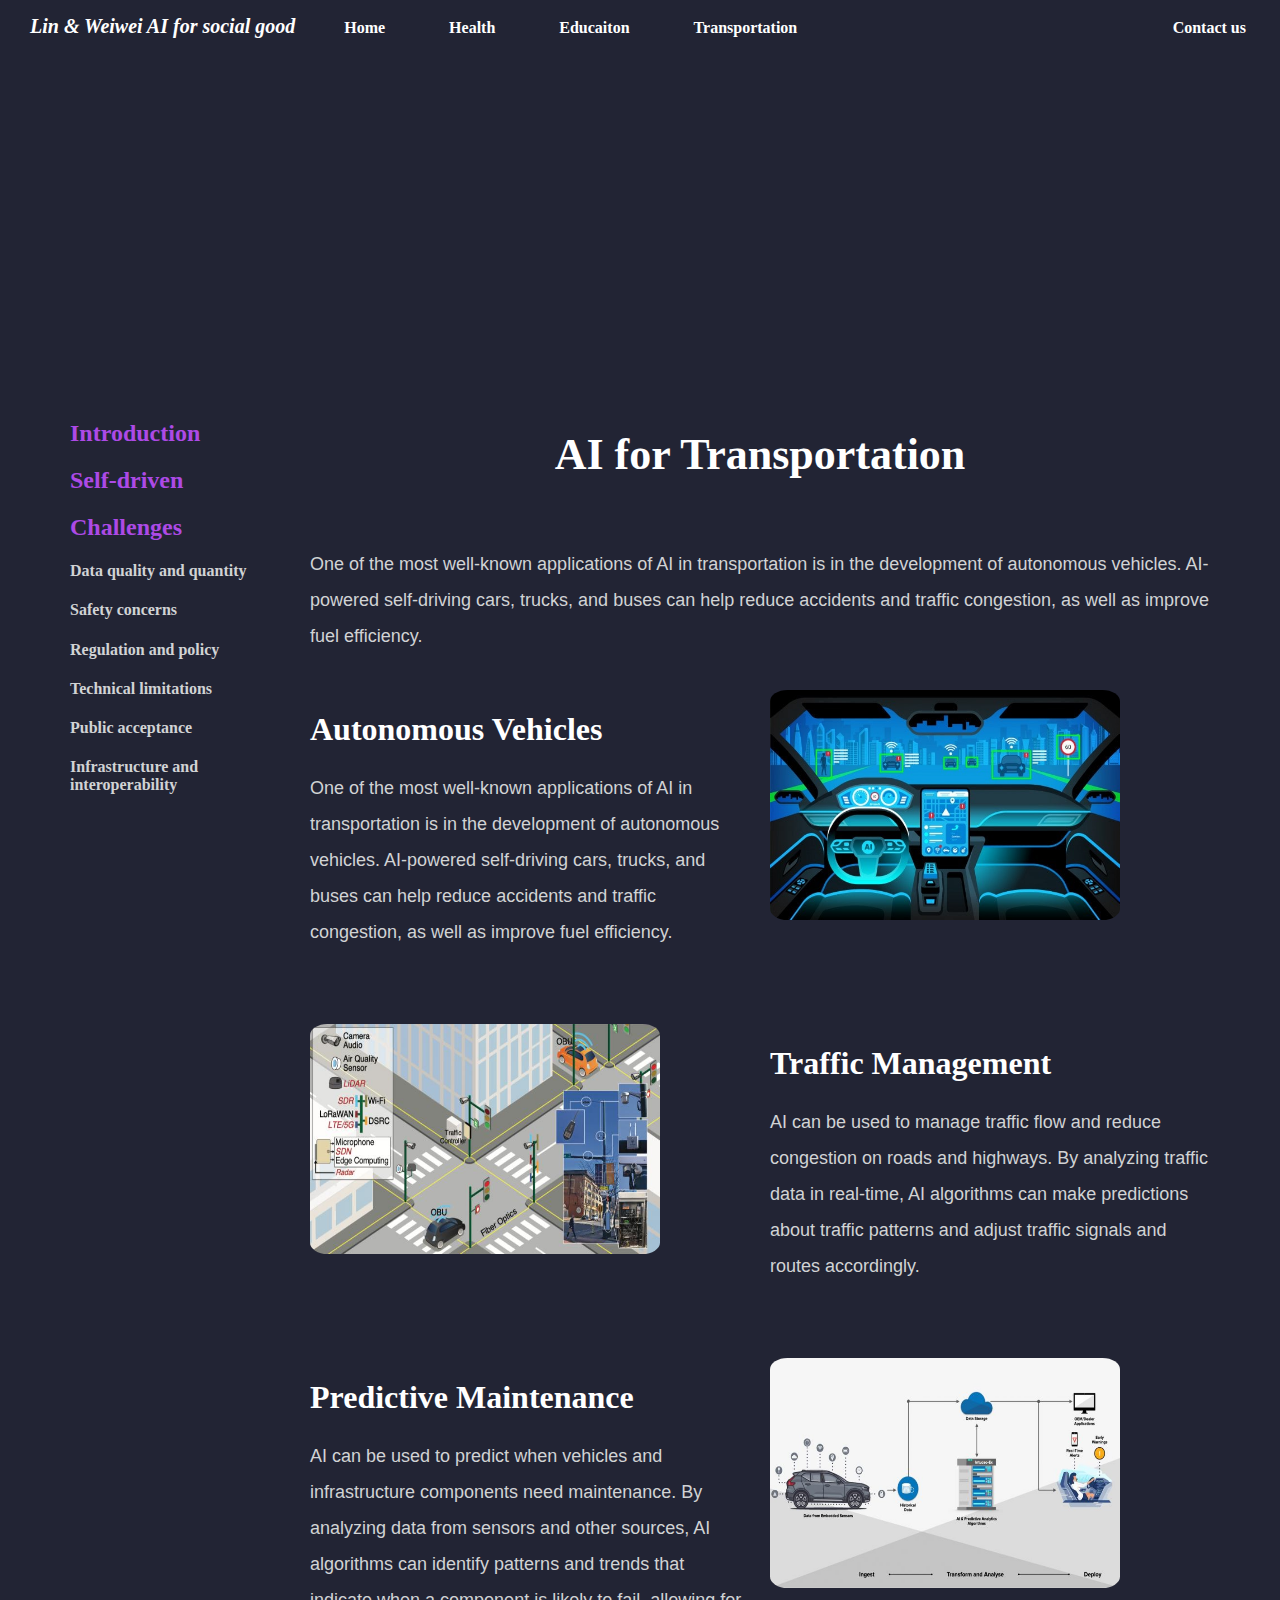
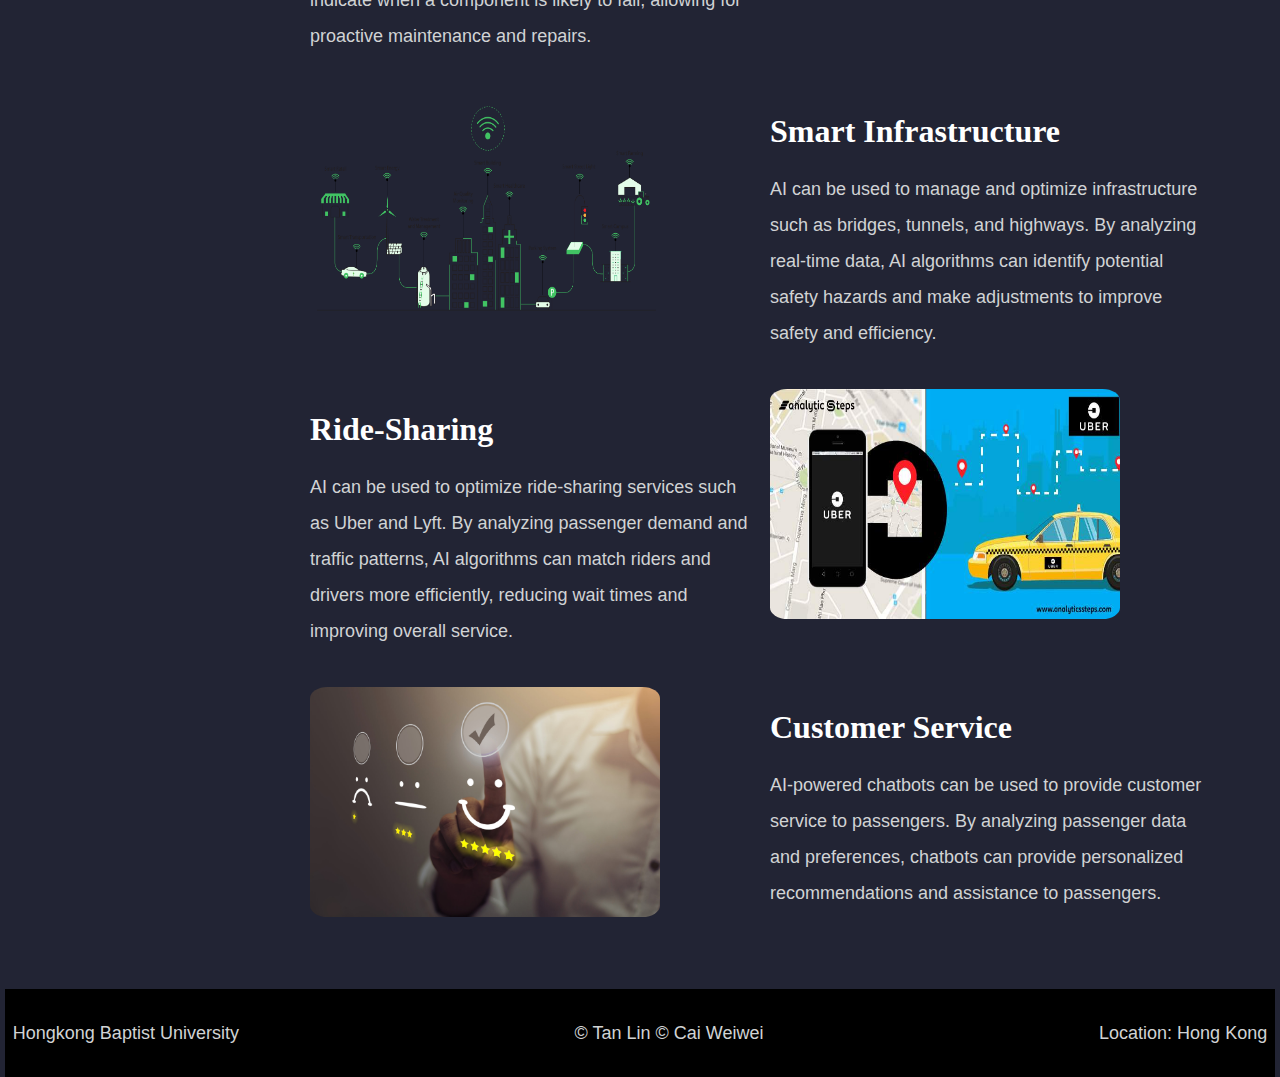
<file: transportation.html>
<html>
    <head>
        <title>Group Project</title>
        <link rel="stylesheet" href="transportation.css" >
        <meta name="AI" content="AI for social good">
        <meta name="author" content="Tan Lin & Cai Weiwei">
    </head>

    <body>
      <header>
          <div class="navigation">
            <nav>
              <ul>
                  <li class="logo">Lin & Weiwei AI for social good</li>
                  <li class="nav"><a href="index.html" class="nav_class">Home</a></li>
                  <li class="nav"><a href="health.html" class="nav_class">Health</a></li>
                  <li class="nav"><a href="education.html" class="nav_class">Educaiton</a></li>
                  <li class="nav"><a href="transportation.html" class="nav_class">Transportation </a></li>
                  <li class="nav2"><a href="contact.html" class="nav_class">Contact us</a></li>
              </ul>
            </nav>            
          </div>

          <div class="div_background">
        </div>
      </header>

      <main>
          <aside class="main_left">
            <!--<h2><a href="#sub1" class="linkk">Title 1</a></h2> 点左侧导航可以转到右侧相应内容，但是无法让右侧先随着页面下拉，顶到头之后再保持不动--> 
            <h2><a href="transportation.html" class="aside">Introduction</a></h2>
            <h2><a href="transportation_2.html" class="aside">Self-driven</a></h2>
            <h2><a href="transportation_3_copy.html" class="aside">Challenges</a></h2>
            <h4 class="aside">Data quality and quantity</h4>
            <h4 class="aside">Safety concerns</h4>
            <h4 class="aside">Regulation and policy</h4>
            <h4 class="aside">Technical limitations</h4>
            <h4 class="aside">Public acceptance</h4>
            <h4 class="aside">Infrastructure and interoperability</h4>
            
          </aside>

        <section class="main_right">
            <div>
              <h1 align="center" style="font-size: 44px;">AI for Transportation</h1><br>
              <p>
                One of the most well-known applications of AI in transportation is in the development of autonomous vehicles. AI-powered self-driving cars, 
                trucks, and buses can help reduce accidents and traffic congestion, as well as improve fuel efficiency.
              </p><br>  
            </div>
            
            <!--auto Vehicles-->
            <div class="container1">
              <div class="container1_item">
                <h1 >Autonomous Vehicles</h1>
                <p>
                  One of the most well-known applications of AI in transportation is in the development of autonomous vehicles. 
                  AI-powered self-driving cars, trucks, and buses can help reduce accidents and traffic congestion, 
                  as well as improve fuel efficiency.
                </p>
              </div>  
              <div class="container1_item">
                <img class="imagee" src="image/transportation1.jpg" 
                style="float: left; margin-right: 15px;vertical-align: middle; display: flex;">
              </div>

              <!--Traffic Management-->
              <div class="container1_item">
                <img class="imagee" src="image/tm.jpg" height='230px' width="100%" 
                style="float: left; margin-right: 15px;vertical-align: middle; display: flex;">
              </div>
              <div class="container1_item">
                <h1>Traffic Management</h1>
                <p>
                  AI can be used to manage traffic flow and reduce congestion on roads and highways. By analyzing traffic data in real-time, 
                  AI algorithms can make predictions about traffic patterns and adjust traffic signals and routes accordingly.
              </div>


              <div class="container1_item">
                <h1>Predictive Maintenance</h1>
                <p>
                  AI can be used to predict when vehicles and infrastructure components need maintenance. By analyzing data from sensors and other sources, AI algorithms 
                  can identify patterns and trends that indicate when a component is likely to fail, 
                  allowing for proactive maintenance and repairs.
                </p>
              </div>  
              <div class="container1_item">
                <img class="imagee" src="image/Predictive Maintenance.jpg" height='260px' width="100%" 
                style="float: left; margin-right: 15px;vertical-align: middle; display: flex;">
              </div>


              <div class="container1_item">
                <img class="imagee" src="image/Smart Infrastructure.png" height='260px' width="100%" 
                style="float: left; margin-right: 15px;vertical-align: middle; display: flex;">
              </div>
              <div class="container1_item">
                <h1>Smart Infrastructure</h1>
                <p>
                  AI can be used to manage and optimize infrastructure such as bridges, tunnels, and highways. 
                  By analyzing real-time data, AI algorithms can identify potential safety hazards and make adjustments to improve safety and efficiency.
                </p>
              </div>


              <div class="container1_item">
                <h1>Ride-Sharing</h1>
                <p>
                  AI can be used to optimize ride-sharing services such as Uber and Lyft. By analyzing passenger demand and traffic patterns, AI algorithms can match riders and drivers more efficiently, 
                  reducing wait times and improving overall service.
                </p>
              </div>  
              <div class="container1_item">
                <img class="imagee" src="image/Ride-Sharing.jpg" height='260px' width="100%" 
                style="float: left; margin-right: 15px;vertical-align: middle; display: flex;">
              </div>


              <div class="container1_item">
                <img class="imagee" src="image/Customer Service.jpg" height='260px' width="100%" 
                style="float: left; margin-right: 15px;vertical-align: middle; display: flex;">
              </div>
              <div class="container1_item">
                <h1>Customer Service</h1>
                <p>
                  AI-powered chatbots can be used to provide customer service to passengers. By analyzing passenger data and preferences, 
                  chatbots can provide personalized recommendations and assistance to passengers.
                </p>
              </div>

              


            </div>

                <!--<p>
                  AI has a wide range of potential applications in transportation, from improving safety and efficiency to enhancing the passenger experience. Here are some examples of how AI can be used in transportation:
                </p>

                <img class="imagee" src="image/transportation1.jpg" height='260px' style="float: left; margin-right: 15px;vertical-align: middle; display: flex;">
                <p>
                  1. Autonomous Vehicles: 
                  One of the most well-known applications of AI in transportation is in the development of autonomous vehicles. 
                  AI-powered self-driving cars, trucks, and buses can help reduce accidents and traffic congestion, 
                  as well as improve fuel efficiency.
                </p>
                <p>
                  2. Traffic Management: AI can be used to manage traffic flow and reduce congestion on roads and highways. By analyzing traffic data in real-time, AI algorithms can make predictions about traffic patterns and adjust traffic signals and routes accordingly.
                </p>
                <p>
                  3. Predictive Maintenance: AI can be used to predict when vehicles and infrastructure components need maintenance. By analyzing data from sensors and other sources, AI algorithms can identify patterns and trends that indicate when a component is likely to fail, allowing for proactive maintenance and repairs.
                </p>
                <p>
                  4. Smart Infrastructure: AI can be used to manage and optimize infrastructure such as bridges, tunnels, and highways. By analyzing real-time data, AI algorithms can identify potential safety hazards and make adjustments to improve safety and efficiency.
                </p>
                <p>
                  5. Ride-Sharing: AI can be used to optimize ride-sharing services such as Uber and Lyft. By analyzing passenger demand and traffic patterns, AI algorithms can match riders and drivers more efficiently, reducing wait times and improving overall service.
                </p>
                <p>
                  6. Customer Service: AI-powered chatbots can be used to provide customer service to passengers. By analyzing passenger data and preferences, chatbots can provide personalized recommendations and assistance to passengers.
                </p>
                <p>
                  Overall, AI has the potential to transform the transportation industry by improving safety, efficiency, and the passenger experience.
                </p>-->
                    
            

            <!--<h2 id="sub1">Subheading 1</h2>
            <p>Content for subheading 1 goes here.</p>--> 

      
         
        </section>

      </main>
  </body>

  <footer class="footerp">
    <p>Hongkong Baptist University</p>
    <p>© Tan Lin © Cai Weiwei</p>
    <p>Location: Hong Kong</p>
  </footer>

    </html>
</file>
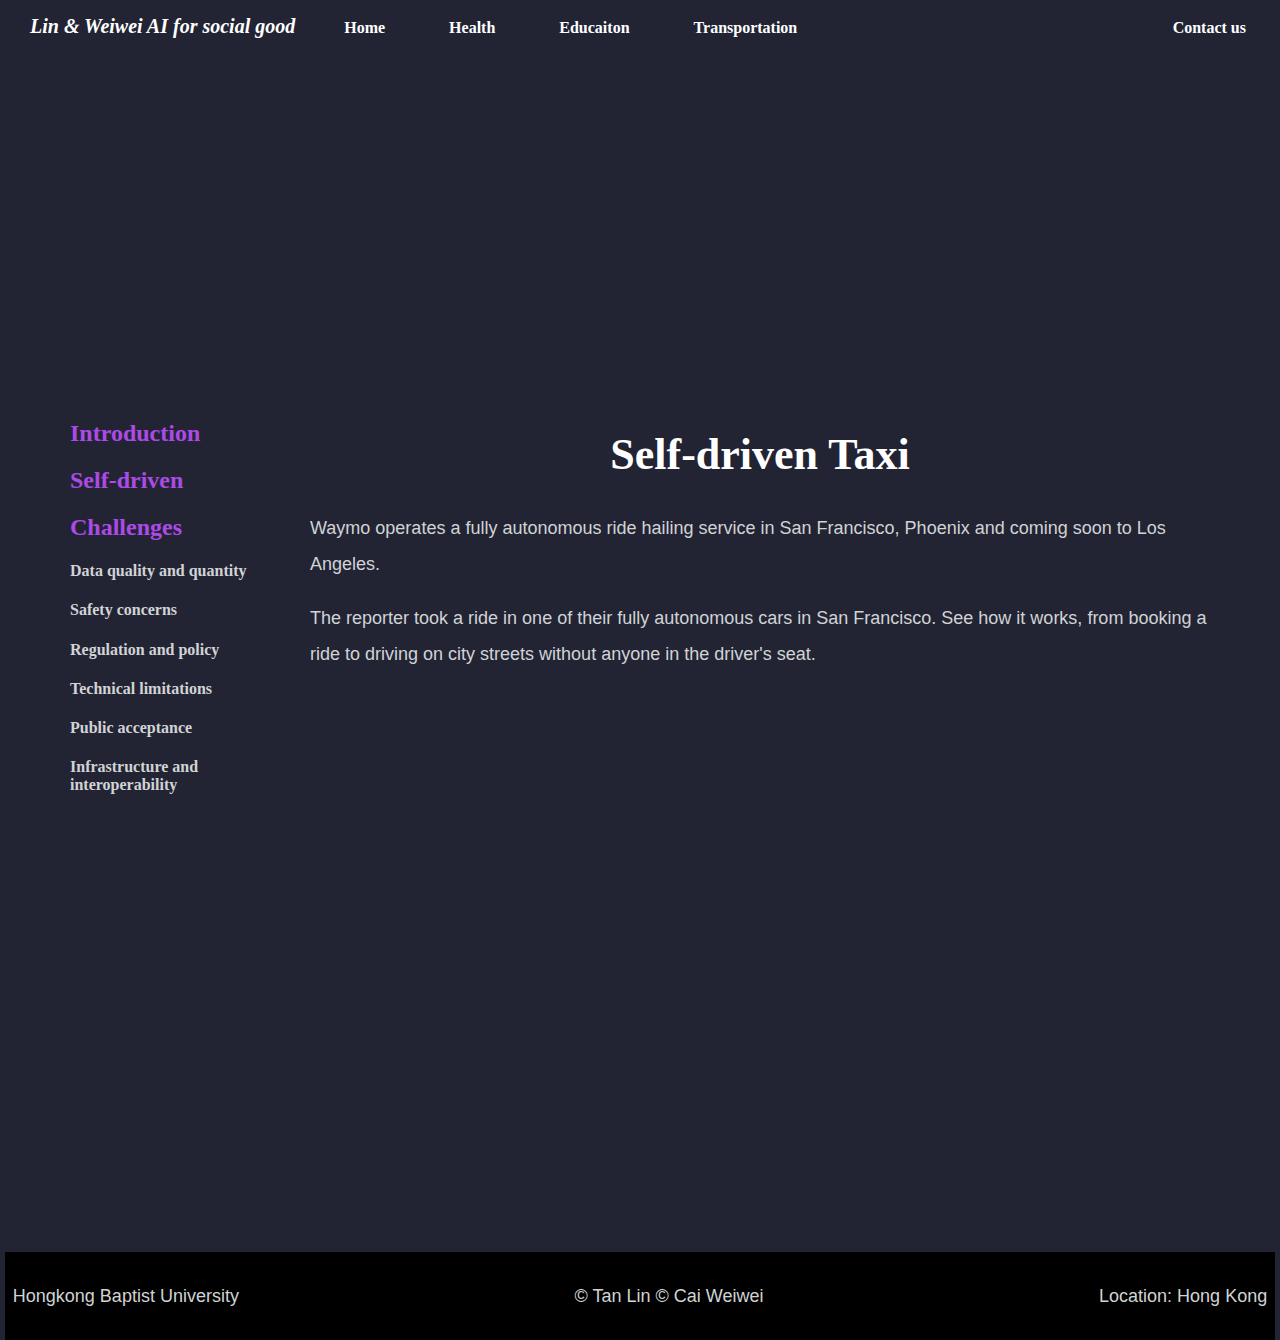
<file: transportation_2.html>
<html>
    <head>
        <title>Group Project</title>
        <link rel="stylesheet" href="transportation.css" >
        <meta name="AI" content="AI for social good">
        <meta name="author" content="Tan Lin & Cai Weiwei">
    </head>

    <body>
      <header>
          <div class="navigation">
            <nav>
              <ul>
                  <li class="logo">Lin & Weiwei AI for social good</li>
                  <li class="nav"><a href="index.html" class="nav_class">Home</a></li>
                  <li class="nav"><a href="health.html" class="nav_class">Health</a></li>
                  <li class="nav"><a href="education.html" class="nav_class">Educaiton</a></li>
                  <li class="nav"><a href="transportation.html" class="nav_class">Transportation </a></li>
                  <li class="nav2"><a href="contact.html" class="nav_class">Contact us</a></li>
              </ul>
            </nav>            
          </div>

          <div class="div_background">
        </div>
      </header>

      <main>
          <aside class="main_left">
            <!--<h2><a href="#sub1" class="linkk">Title 1</a></h2> 点左侧导航可以转到右侧相应内容，但是无法让右侧先随着页面下拉，顶到头之后再保持不动--> 
            <h2><a href="transportation.html" class="aside">Introduction</a></h2>
            <h2><a href="transportation_2.html" class="aside">Self-driven</a></h2>
            <h2><a href="transportation_3_copy.html" class="aside">Challenges</a></h2>
            <h4 class="aside">Data quality and quantity</h4>
            <h4 class="aside">Safety concerns</h4>
            <h4 class="aside">Regulation and policy</h4>
            <h4 class="aside">Technical limitations</h4>
            <h4 class="aside">Public acceptance</h4>
            <h4 class="aside">Infrastructure and interoperability</h4>

           
          </aside>

        <section class="main_right">
            
            <!--<h2 id="sub1">Subheading 1</h2>
            <p>Content for subheading 1 goes here.</p>--> 

          <div>
            <h1 align="center" style="font-size: 44px;">Self-driven Taxi</h1>
            <p>
                Waymo operates a fully autonomous ride hailing service in San Francisco, Phoenix and coming soon to Los Angeles. 
            </p>
            <p>
                The reporter took a ride in one of their fully autonomous cars in San Francisco. See how it works, from booking a ride to driving on city streets without anyone in the driver's seat.
            </p>
            <iframe width="861" height="484" src="https://www.youtube.com/embed/ilcrMz_hWz8" title="I took a ride in Waymo&#39;s self driving taxi" frameborder="0" allow="accelerometer; autoplay; clipboard-write; encrypted-media; gyroscope; picture-in-picture; web-share" allowfullscreen></iframe>
            
          </div><br>

          
         
        </section>

      </main>
  </body>
  <footer class="footerp">
    <p>Hongkong Baptist University</p>
    <p>© Tan Lin © Cai Weiwei</p>
    <p>Location: Hong Kong</p>
  </footer>

    </html>
</file>
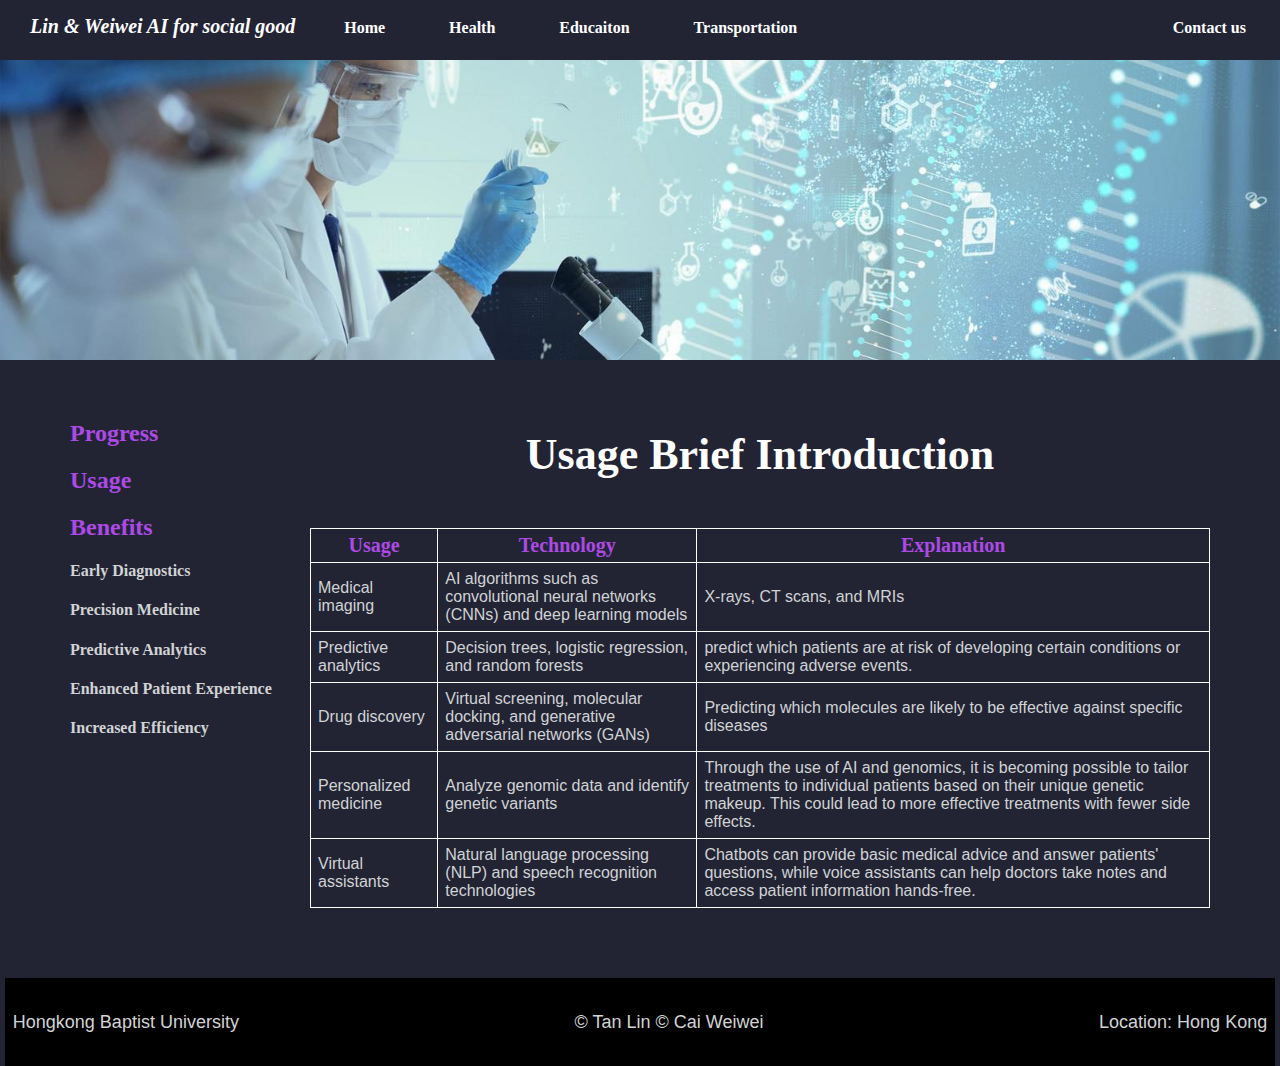
<file: usage.html>
<html>
    <head>
        <title>Group Project</title>
        <link rel="stylesheet" href="health.css" >
        <link rel="stylesheet" href="table.css" >
        <meta name="AI" content="AI for social good">
        <meta name="author" content="Tan Lin & Cai Weiwei">
    </head>

    <body>
      <header>
          <div class="navigation">
            <nav>
              <ul>
                  <li class="logo">Lin & Weiwei AI for social good</li>
                  <li class="nav"><a href="index.html" class="nav_class">Home</a></li>
                  <li class="nav"><a href="health.html" class="nav_class">Health</a></li>
                  <li class="nav"><a href="education.html" class="nav_class">Educaiton</a></li>
                  <li class="nav"><a href="transportation.html" class="nav_class">Transportation </a></li>
                  <li class="nav2"><a href="contact.html" class="nav_class">Contact us</a></li>
              </ul>
            </nav>            
          </div>

          <div class="div_background">
        </div>
      </header>

      <main>
          <aside>
            <h2><a href="health.html" class="aside">Progress</a></h2>
            <h2><a href="usage.html" class="aside">Usage</a></h2>
            <h2><a href="benefits.html" class="aside">Benefits</a></h2>
            <h4 class="aside">Early Diagnostics</h4>
            <h4 class="aside">Precision Medicine</h4>
            <h4 class="aside">Predictive Analytics</h4>
            <h4 class="aside">Enhanced Patient Experience</h4>
            <h4 class="aside">Increased Efficiency</h4>
          </aside>

        <section>
            <!--table-->

            <table align="center" style="border-collapse: collapse;">
                <h1 align="center" style="font-size: 44px;">Usage Brief Introduction</h1><br>
                <tr>
                    <th>Usage</th>
                    <th>Technology</th>
                    <th>Explanation</th>
                </tr>
                <tr>
                    <td>Medical imaging</td>
                    <td>AI algorithms such as convolutional neural networks (CNNs) and deep learning models</td>
                    <td>X-rays, CT scans, and MRIs</td>
                </tr>
                <tr>
                    <td>Predictive analytics</td>
                    <td>Decision trees, logistic regression, and random forests</td>
                    <td>predict which patients are at risk of developing certain conditions or experiencing adverse events.</td>
                    <!--<td><a href="COMM7960_Week5_Internet_and_HTMLCSS.pdf">Link</a></td>-->
                </tr>
                <tr>
                    <td>Drug discovery</td>
                    <td>Virtual screening, molecular docking, and generative adversarial networks (GANs)</td>
                    <td>Predicting which molecules are likely to be effective against specific diseases</td>
                </tr>
                <tr>
                    <td>Personalized medicine</td>
                    <td>Analyze genomic data and identify genetic variants</td>
                    <td>Through the use of AI and genomics, it is becoming possible to tailor treatments to individual patients based on their unique genetic makeup. This could lead to more effective treatments with fewer side effects.</td>
                </tr>
                <tr>
                    <td>Virtual assistants</td>
                    <td>Natural language processing (NLP) and speech recognition technologies</td>
                    <td>Chatbots can provide basic medical advice and answer patients' questions, while voice assistants can help doctors take notes and access patient information hands-free.</td>
                </tr>
            </table>


        </section>

      </main>
  </body>

  <footer class="footerp">
    <p>Hongkong Baptist University</p>
    <p>© Tan Lin © Cai Weiwei</p>
    <p>Location: Hong Kong</p>
  </footer>

    </html>
</file>
<file: health.css>
header {
    height: 400px;
    margin-left: 0px;
}

body{
    margin: 0;
    background-color: #222434;
}



ul{
    padding-inline-start: 15px;
}/*加的，上方logo靠左一点*/

a{
    text-decoration: none;
    }/*加的，去掉超链接的下划线*/

.navigation {
    height: 60px;
}

.logo{
    display: inline-block;
    padding: 15px;
    font-family: Georgia, 'Times New Roman', Times, serif;
    /*padding-left: 0px*/
    font-style: oblique;/*加的，改了下字体*/
    font-size: 20px;/*加的*/
    font-weight: bold;/*加的*/
    color:white;/*加的*/
}

.nav {
    display: inline-block;
    padding: 15px;/*调整俩俩间隔*/
}

.nav2 {
    display: inline-block;
    padding: 19px;/*调整俩俩间隔*/
    float: right;
}

.nav_class {
       /*display: inline;*/
       font-family: Georgia, 'Times New Roman', Times, serif;
       font-weight: bold;
       padding: 15px;
       color:white;
       /*position: block;*/
}

.nav_class:hover{
    /*background-color:#AD4AE6;*/
    color: #AD4AE6;
    font-size: 18px;
    /*border-radius: 10px;*/
  }

.div_background {
    height:300px;
    background-image: url('image/health4.jpg');
    background-size: cover;
    background-position: center;
}

.link {
    color: #86a2e4;
    font-weight: bold;
} 

a.link:hover {
    color:#AD4AE6;
    border-radius: 10px;
}

p {
    font-family:Arial, Helvetica, sans-serif;
    font-size: 18px;
    line-height: 2.0;
    color: #D1D3D4;
    /*#333333;*/
}

h1 {
    color: white;
    font-family: Georgia, 'Times New Roman', Times, serif;
}

h2 {
    color: white;
    font-family: Georgia, 'Times New Roman', Times, serif;
}

h1:hover {
    color:#AD4AE6;
}

h2:hover {
    color:#AD4AE6;
}


footer {
  padding: 8px;
  display: flex;
  height: flex;
  justify-content: space-between;
  width: 98%;
  font-size: 20px;
  margin-top: 70px;
  margin-left: auto;
  margin-right: auto;
  font-family: Arial, Helvetica, sans-serif;
  color:white;
  margin-bottom: 0px;
  background-color: black;/*加了个灰色背景*/
}

main
{
    width: 1140px;/*改了，左右不紧挨页面边框*/
    margin: auto;
    display: grid; 
    grid-template-columns: 2fr 8fr; 
    grid-gap:15px;
}

aside {

    grid-column: 1;
}

section {
    grid-column: 2;
}

a.aside {
    color:#AD4AE6
}

a.aside:hover {
    color: #AD4AE6;
    font-size: 28px;
}

h2.aside {
    color: white;
}

h4.aside {
    color:#D1D3D4;
    font-weight: light;
}

a {
    color: #86a2e4;
}

/*.img_background {
    background-image: url('image/ai.jpg');
    background-position: center;
    margin-top: 30%;
}*/
</file>
<file: benefits.css>
header {
    height: 400px;
    
}

body{
    width: 100%;
    width: auto;
    margin: 0;
    background-color: #222434;
}

ul{
    padding-inline-start: 15px;
}/*加的，上方logo靠左一点*/

a{
    text-decoration: none;
    }/*加的，去掉超链接的下划线*/

.navigation {
    height: 60px;
}

.logo{
    display: inline-block;
    padding: 15px;
    font-family: Georgia, 'Times New Roman', Times, serif;
    /*padding-left: 0px*/
    font-style: oblique;/*加的，改了下字体*/
    font-size: 20px;/*加的*/
    font-weight: bold;/*加的*/
    color:white
}

.nav {
    display: inline-block;
    padding: 15px;/*调整俩俩间隔*/
}

.nav2 {
    display: inline-block;
    padding: 19px;/*调整俩俩间隔*/
    float: right;
}

.nav_class {
       /*display: inline;*/
       font-family: Georgia, 'Times New Roman', Times, serif;
       font-weight: bold;
       padding: 15px;
       color:white
       /*position: block;*/
}

.div_background {
    height:300px;
    background-image: url('image/health4.jpg');
    background-size: cover;
    background-position: center;
}

.nav_class:hover{
    /*background-color:#AD4AE6;*/
    color: #AD4AE6;
    font-size: 18px;
    /*border-radius: 10px;*/
  }

p {
    font-family:Arial, Helvetica, sans-serif;
    font-size: 18px;
    line-height: 2.0;
    color: #D1D3D4;
    /*#333333;*/
}

p.be_des {
    font-family:Arial, Helvetica, sans-serif;
    font-size: 15px;
    line-height: 2.0;
    color: #D1D3D4;
    text-align: left;
}

h1 {
    color: white;
    font-family: Georgia, 'Times New Roman', Times, serif;
}

h1:hover {
    color:#AD4AE6;
}

h2 {
    color: #AD4AE6;
    font-family: Georgia, 'Times New Roman', Times, serif;
}

footer {
    padding: 8px;
    display: flex;
    height: flex;
    justify-content: space-between;
    width: 98%;
    font-size: 20px;
    margin-top: 60px;
    margin-left: auto;
    margin-right: auto;
    font-family: Arial, Helvetica, sans-serif;
    color:white;
    margin-bottom: 0px;
    background-color: black;/*加了个灰色背景*/
  }

main
{
    width: 1140px;/*改了，左右不紧挨页面边框*/
    margin: auto;
    display: grid; 
    grid-template-columns: 2fr 8fr; 
    grid-gap:15px;
}

aside {

    grid-column: 1;
}

section {
    grid-column: 2;
}

a.aside {
    color:#AD4AE6
}

a.aside:hover {
    color: #AD4AE6;
    font-size: 28px;
}

h2.aside {
    color: white;
}

h4.aside {
    color:#D1D3D4;
    font-weight: light;
}
/*.img_background {
    background-image: url('image/ai.jpg');
    background-position: center;
    margin-top: 30%;
}*/

.container {
    display:grid;
    grid-template-columns: 1fr 1fr;
    grid-template-rows: 1fr 1fr 1fr;
    height: auto;
    grid-gap: 20px;
    text-align: center;

}

.benefit {
    padding: 20px;
    margin: auto;
    height: 550px;
    width: 400px;
    background-color:#343646;;
    text-align: center;
    border-radius: 10px;
    box-shadow: 2px 2px 2px black
}

.benefit:hover {
    transform: translate(10px, 10px);
}

a.learnmore {
    font-family:Arial, Helvetica, sans-serif;
    font-weight: bold;
    font-size: 18px;
    line-height: 2.0;
    color:#AD4AE6;
    border-radius: 10px;
    float: right;
    padding: 4px;
}

h2.be_title{
    color: white;
}
</file>
<file: contact.css>
header {
    height: 450px;
    margin-left: 0px;
}

body{
    margin: 0;
    background-color: #222434;
}



ul{
    padding-inline-start: 15px;
}/*加的，上方logo靠左一点*/

a{
    text-decoration: none;
    }/*加的，去掉超链接的下划线*/

.navigation {
    height: 60px;
}

.logo{
    display: inline-block;
    padding: 15px;
    font-family: Georgia, 'Times New Roman', Times, serif;
    /*padding-left: 0px*/
    font-style: oblique;/*加的，改了下字体*/
    font-size: 20px;/*加的*/
    font-weight: bold;/*加的*/
    color:white;/*加的*/
}

.nav {
    display: inline-block;
    padding: 15px;/*调整俩俩间隔*/
}

.nav2 {
    display: inline-block;
    padding: 19px;/*调整俩俩间隔*/
    float: right;
}

.nav_class {
       /*display: inline;*/
       font-family: Georgia, 'Times New Roman', Times, serif;
       font-weight: bold;
       padding: 15px;
       color:white;
       /*position: block;*/
}

.nav_class:hover{
    /*background-color:#AD4AE6;*/
    color: #AD4AE6;
    font-size: 18px;
    /*border-radius: 10px;*/
  }

.div_background_contact {
    height:350px;
    background-color: #343646;
    width: 100%;
    background-image: url('image/header.gif');
    background-size: cover;
    background-position: center;
}

.banner {
  position: absolute;
  top: 30%;
  left: 50%;
  transform: translate(-50%, -50%);
}


.div_banner {
    display: inline;
    text-align: left;
    position: left;
    margin-top: 200px;
    /*margin-left: 70px;*/
    font-size: 60px;
    color: white;
    font-family:Georgia, 'Times New Roman', Times, serif;
    font-weight: bold;
    line-height: 1;
}

.div_banner2 {
    display: inline-block;
    text-align: left;
    position: left;
    font-size: 20px;
    color: white;
    font-family:Georgia, 'Times New Roman', Times, serif;
    margin-top: 200px;
    margin-left: 70px;
    line-height: 3; 
}

.div_banner3 {
    display: inline-block;
    text-align: center;
    position: left;
    font-size: 20px;
    color: white;
    font-family:Georgia, 'Times New Roman', Times, serif;
    margin-left: 70px;
}

.link {
    color: #86a2e4;
    font-weight: bold;
} 

a.link:hover {
    color:#AD4AE6;  
    border-radius: 10px;
}

p {
    font-family:Arial, Helvetica, sans-serif;
    font-size: 18px;
    line-height: 2.0;
    color: #D1D3D4;
    /*#333333;*/
}

h1 {
    color: white;
    font-family: Georgia, 'Times New Roman', Times, serif;
}

h2 {
    color: white;
    font-family: Georgia, 'Times New Roman', Times, serif;
}

h1:hover {
    color:#AD4AE6;
}

h2:hover {
    color:#AD4AE6;
}


footer {
  padding: 8px;
  display: flex;
  height: flex;
  justify-content: space-between;
  width: 98%;
  font-size: 20px;
  margin-top: 70px;
  margin-left: auto;
  margin-right: auto;
  font-family: Arial, Helvetica, sans-serif;
  color:white;
  margin-bottom: 0px;
  background-color: black;/*加了个灰色背景*/
}

main
{
    width: 1140px;/*改了，左右不紧挨页面边框*/
    margin: auto;

}

aside {

    grid-column: 1;
}

section {
    grid-column: 2;
}

a.aside {
    color:#AD4AE6
}

a.aside:hover {
    color: #AD4AE6;
    font-size: 28px;
}

h2.aside {
    color: white;
}

h4.aside {
    color:#D1D3D4;
    font-weight: light;
}

a {
    color: #86a2e4;
}

.form {
    color:#D1D3D4;
    text-align: left;
    width: 1140px;
    padding-left: left;
}



.contact_ul {
    text-align: center;
}

.buttom{
    font-family: Georgia, 'Times New Roman', Times, serif;
    font-weight: bold;
    padding: 15px;
    color:#222434;
}
/*.img_background {
    background-image: url('image/ai.jpg');
    background-position: center;
    margin-top: 30%;
}*/
</file>
<file: education.css>
header {
    height: 400px;
    margin-left: 0px;   
}

body{
    margin: 0;
    background-color: #222434;
}/*加的最开始的大图左右不空了*/

.navigation {
    height: 60px;
}

.logo{
    display: inline-block;
    padding: 15px;
    font-family: Georgia, 'Times New Roman', Times, serif;
    /*padding-left: 0px*/
    font-style: oblique;/*加的，改了下字体*/
    font-size: 20px;/*加的*/
    font-weight: bold;/*加的*/
    color:white;/*加的*/
}
ul{
    padding-inline-start: 15px;
}/*加的，上方logo靠左一点*/

a{
    text-decoration: none;
    }/*加的，去掉超链接的下划线*/

.nav {
    display: inline-block;
    padding: 15px;/*调整俩俩间隔*/
}

.nav2 {
    display: inline-block;
    padding: 19px;/*调整俩俩间隔*//*改了，不然感觉和其他的不在同一水平线*/
    float: right;
}

.nav_class {
       /*display: inline;*/
       font-family: Georgia, 'Times New Roman', Times, serif;
       font-weight: bold;
       padding: 15px;
       color:white;
       /*position: block;*/
}

.nav_class:hover{
    /*background-color:#AD4AE6;*/
    color: #AD4AE6;
    font-size: 18px;
    /*border-radius: 10px;*/
  }

.div_background {
    height:300px;
    background-image: url('image/education.jpg');
    background-size: cover;
    background-position: center;
}


a.link:hover {
    color:#AD4AE6;
    border-radius: 10px;
}

p {
    font-family:Arial, Helvetica, sans-serif;
    font-size: 18px;
    line-height: 2.0;
    color: #D1D3D4;
    /*#333333;*/
}

h1 {
    color: white;
    font-family: Georgia, 'Times New Roman', Times, serif;
}

h2 {
    color: white;
    font-family: Georgia, 'Times New Roman', Times, serif;
}

h1:hover {
    color:#AD4AE6;
}

h2:hover {
    color:#AD4AE6;
}


footer {
    padding: 8px;
    display: flex;
    height: flex;
    justify-content: space-between;
    width: 98%;
    font-size: 20px;
    margin-top: 60px;
    margin-left: auto;
    margin-right: auto;
    font-family: Arial, Helvetica, sans-serif;
    color:white;
    margin-bottom: 0px;
    background-color: black;/*加了个灰色背景*/
  }

main
{
    width: 1140px;/*改了，左右不紧挨页面边框*/
    margin: auto;
    display: grid; 
    grid-template-columns: 2fr 8fr; 
    grid-gap:15px;
}

aside {

    grid-column: 1;
}

section {
    grid-column: 2;
}

.aside {
    color:#AD4AE6
}

a.aside:hover {
    color: #AD4AE6;
    font-size: 28px;
}

h2.aside {
    color: white;
}

h4.aside {
    color:#D1D3D4;
    font-weight: light;
}

/*点左侧导航可以转到右侧相应内容，但是无法让右侧先随着页面下拉，顶到头之后再保持不动
a.linkk {
    color:#1F3C88
}*/

/*同上
a.linkk:hover {
    background-color: #F7B633;
    border-radius: 10px;
}*/



/*.img_background {
    background-image: url('image/ai.jpg');
    background-position: center;
    margin-top: 30%;
}*/


a{
    color: #86a2e4;
}/*这个是用在education_2.html的*/

.imagee{
    border-radius:5%; 
}/*这个是用在education_2.html的*/


li.p {
    font-family:Arial, Helvetica, sans-serif;
    font-size: 18px;
    line-height: 2.0;
    color: #D1D3D4
    /*#333333;*/
}

p.smalltitle {
    color:white;
    font-size: 23px;
    font-weight: bold;
}


/*.main_left{
    position: fixed;
        top:76px;
        left: 0;
        width: 200px;
        height: 100%;
        background-color: #f1f1f1;
}左侧不动

header{
    position: fixed;
        top:0;
        left: 0;
        width: 100%;
        height: 100px;
        background-color: #f1f1f1;
}上方不动，但要再改上面大图的位置*/

/*可以使左侧一直保持不动，但是会挡住上方的内容，无法让左侧先随着页面下拉，顶到头之后再保持不动
.main_left{
    position: fixed;
        top: 0;
        left: 0;
        width: 200px;
        height: 100%;
        background-color: #f1f1f1;
}*/

/*了解到overflow-y，但是不会用
.main_left {
    overflow-y: auto;
    border-radius: 4px 4px 0 0;
    border-top-left-radius: 4px;
    border-top-right-radius: 4px;
    border-bottom-right-radius: 0px;
    border-bottom-left-radius: 0px;
    -webkit-box-sizing: border-box;
    box-sizing: border-box;
    height: 100%;
    padding: 0 4px 40px;
    padding-top: 0px;
    padding-right: 4px;
    padding-bottom: 40px;
    padding-left: 4px;
}*/
</file>
<file: transportation.css>
header {
    height: 400px;
    margin-left: 0px;   
}

body{
    width: 100%;
    margin: 0;
    background-color: #222434;
}

.navigation {
    height: 60px;
}

.logo{
    display: inline-block;
    padding: 15px;
    font-family: Georgia, 'Times New Roman', Times, serif;
    /*padding-left: 0px*/
    font-style: oblique;/*加的，改了下字体*/
    font-size: 20px;/*加的*/
    font-weight: bold;/*加的*/
    color:white;/*加的*/
}
ul{
    padding-inline-start: 15px;
}/*加的，上方logo靠左一点*/

a{
    text-decoration: none;
    }/*加的，去掉超链接的下划线*/

.nav {
    display: inline-block;
    padding: 15px;/*调整俩俩间隔*/
}

.nav2 {
    display: inline-block;
    padding: 19px;/*调整俩俩间隔*//*改了，不然感觉左边调整后，这个和其他的不在同一水平线*/
    float: right;
}

.nav_class {
       /*display: inline;*/
       font-family: Georgia, 'Times New Roman', Times, serif;
       font-weight: bold;
       padding: 15px;
       color:white;
       /*position: block;*/
}

.nav_class:hover{
    /*background-color:#AD4AE6;*/
    color: #AD4AE6;
    font-size: 18px;
    /*border-radius: 10px;*/
  }

.div_background {
    height:300px;
    background-image: url('https://images.squarespace-cdn.com/content/v1/60479868292a5d29e69ac6b9/096d2954-73b5-4614-a1f5-7805459dd7bc/Infographic+%282%29.gif?format=2500w');
    background-size: cover;
    background-position: center;
}



a.link:hover {
    color:#F7B633;
    border-radius: 10px;
}

p {
    font-family:Arial, Helvetica, sans-serif;
    font-size: 18px;
    line-height: 2.0;
    color: #D1D3D4;
    /*#333333;*/
}

h1 {
    color:white;
    font-family: Georgia, 'Times New Roman', Times, serif;
}

h2 {
    color: white;
    font-family: Georgia, 'Times New Roman', Times, serif;
}

h1:hover {
    color:#AD4AE6;
}

h2:hover {
    color:#AD4AE6;
}


footer {
    padding: 8px;
    display: flex;
    height: flex;
    justify-content: space-between;
    width: 98%;
    font-size: 20px;
    margin-top: 60px;
    margin-left: auto;
    margin-right: auto;
    font-family: Arial, Helvetica, sans-serif;
    color:white;
    margin-bottom: 0px;
    background-color: black;/*加了个灰色背景*/
  }

main
{
    width: 1140px;/*改了，左右不紧挨页面*/
    margin: auto;
    display: grid; 
    grid-template-columns: 2fr 8fr; 
    grid-gap:15px;
}

aside {

    grid-column: 1;
}

section {
    grid-column: 2;
}

a.aside {
    color:#AD4AE6
}

a.aside:hover {
    color: #AD4AE6;
    font-size: 28px;
}

h2.aside {
    color: white;
}

h4.aside {
    color:#D1D3D4;
    font-weight: light;
}



/*点左侧导航可以转到右侧相应内容，但是无法让右侧先随着页面下拉，顶到头之后再保持不动
a.linkk {
    color:#1F3C88
}*/

/*同上
a.linkk:hover {
    background-color: #F7B633;
    border-radius: 10px;
}*/


/*.img_background {
    background-image: url('image/ai.jpg');
    background-position: center;
    margin-top: 30%;
}*/


a{
    color: #1F3C88;
}/*这个是用在education_2.html的*/

.imagee{
    height: 230px; 
    width: 350px; 
    border-radius:5%;
}/*这个是用在education_2.html的*/

@keyframes radius{
    0% {border-radius: 5%;}

    100% {border-radius: 10%;}
}

.imagee:hover {
    animation-name: radius;
    animation-duration: 1s;
    
}

.bg{
    background-color: #AD4AE6;
    /*background:radial-gradient(#9fb1d7,rgb(255, 255, 255))*/

}/*这个是用在transportation_3.html的*/

@keyframes translate{
    0% {transform: translate(0, 0);}
   
    100% {transform: translate(820px, 0);}
}

.car_image{
    animation-name: translate;
    animation-duration: 10s;
    animation-iteration-count: infinite;
    }

/*新的格式for introduction*/
.container1 {
    grid-template-columns: 1fr 1fr;
    grid-template-rows: 1fr 1fr 1fr;
    display: grid;
    width: 100%;
    grid-gap: 20px;
    height: auto;
}

.container1_item {
    text-align:left;
    
}



/*新加的格式 for challanges*/
.container {
    display: grid;
    grid-template-rows: 1fr 1fr;
    grid-template-columns: 1fr 1fr 1fr; 
    width: 100%;
    grid-gap: 20px;
}

.container_item {
    text-align: center;
    align-items:center;
    padding: 0px;
    
}







/*.main_left{
    position: fixed;
        top:76px;
        left: 0;
        width: 200px;
        height: 100%;
        background-color: #f1f1f1;
}左侧不动

header{
    position: fixed;
        top:0;
        left: 0;
        width: 100%;
        height: 100px;
        background-color: #f1f1f1;
}上方不动，但要再改上面大图的位置*/

/*可以使左侧一直保持不动，但是会挡住上方的内容，无法让左侧先随着页面下拉，顶到头之后再保持不动
.main_left{
    position: fixed;
        top: 0;
        left: 0;
        width: 200px;
        height: 100%;
        background-color: #f1f1f1;
}*/

/*了解到overflow-y，但是不会用
.main_left {
    overflow-y: auto;
    border-radius: 4px 4px 0 0;
    border-top-left-radius: 4px;
    border-top-right-radius: 4px;
    border-bottom-right-radius: 0px;
    border-bottom-left-radius: 0px;
    -webkit-box-sizing: border-box;
    box-sizing: border-box;
    height: 100%;
    padding: 0 4px 40px;
    padding-top: 0px;
    padding-right: 4px;
    padding-bottom: 40px;
    padding-left: 4px;
}*/
</file>
<file: table.css>
th {
    color: #AD4AE6;
    font-family: Georgia, 'Times New Roman', Times, serif;
    font-size: 20px;
    border: 2px;
    padding: 5px;
    border: 1px solid white;
}

td {
    color: #D1D3D4;
    font-family:Arial, Helvetica, sans-serif;
    border: 2px;
    padding: 7px;
    border: 1px solid white;
}
</file>
